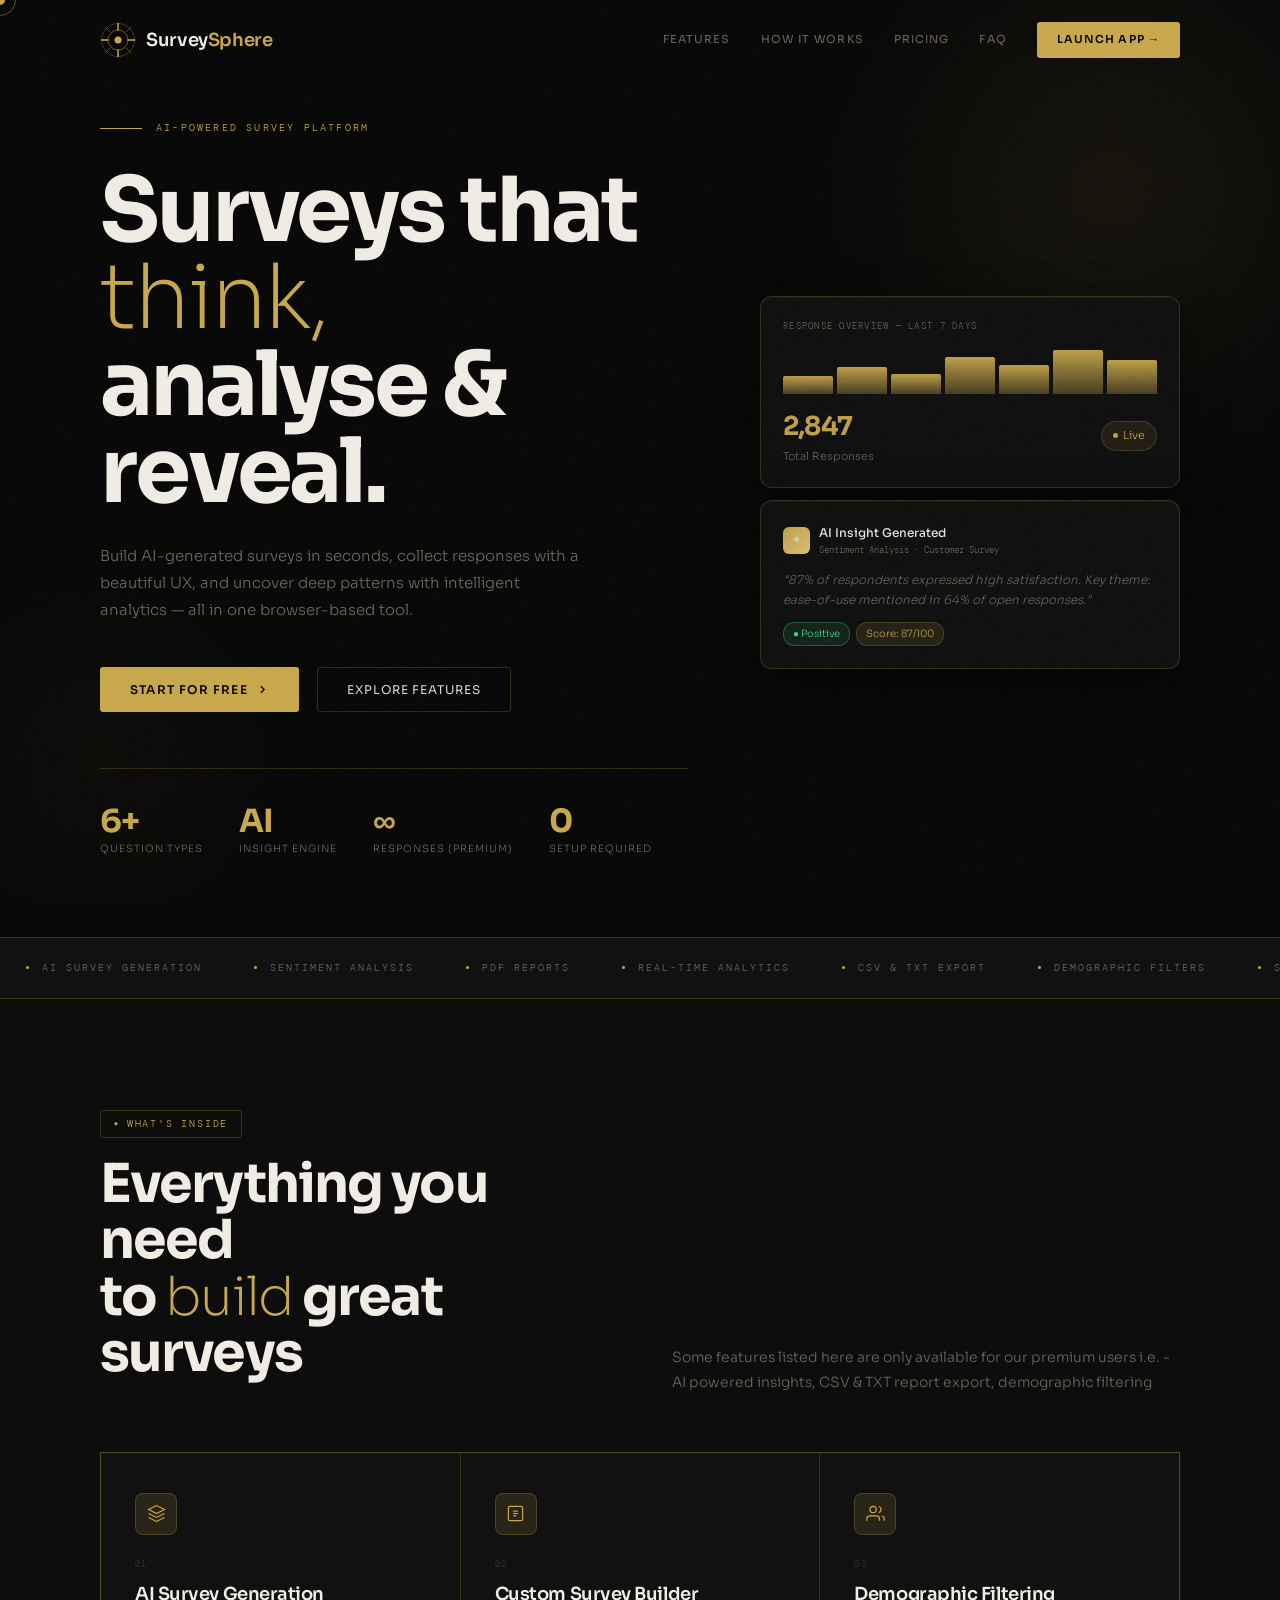
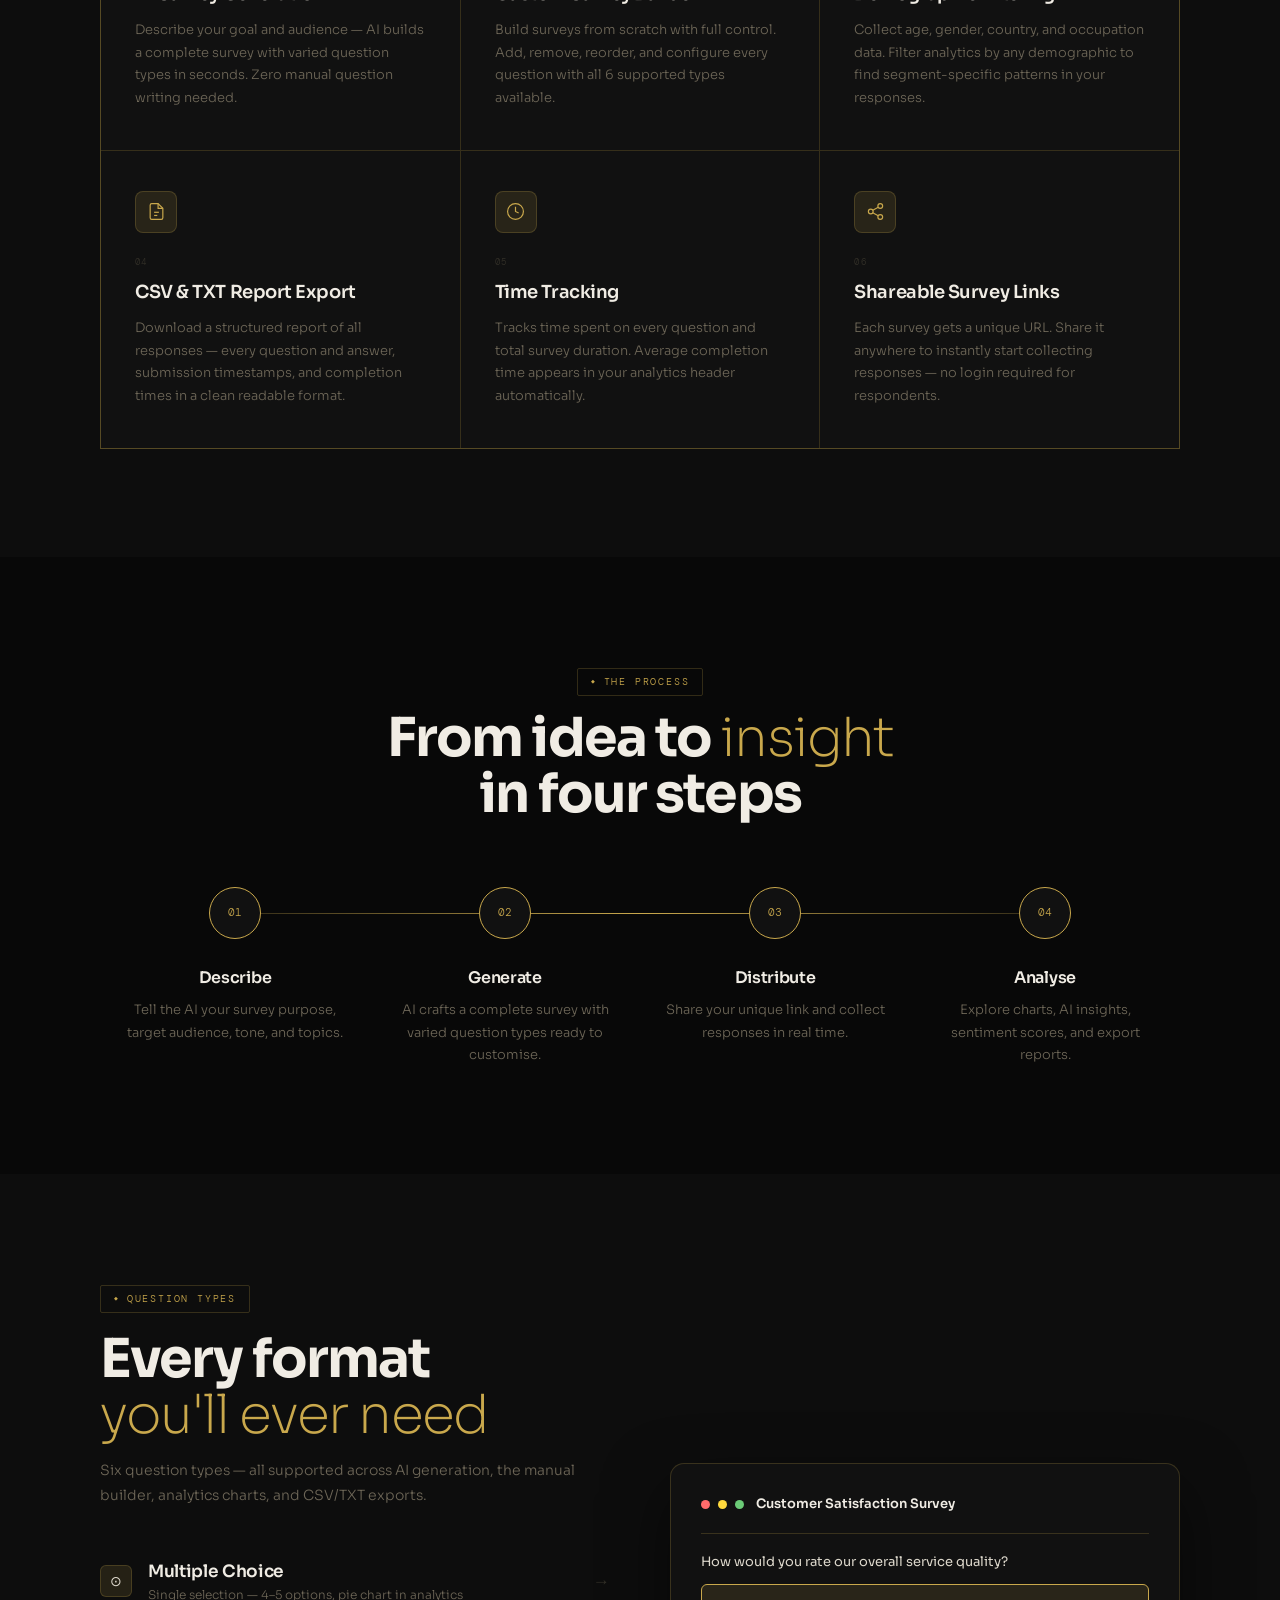
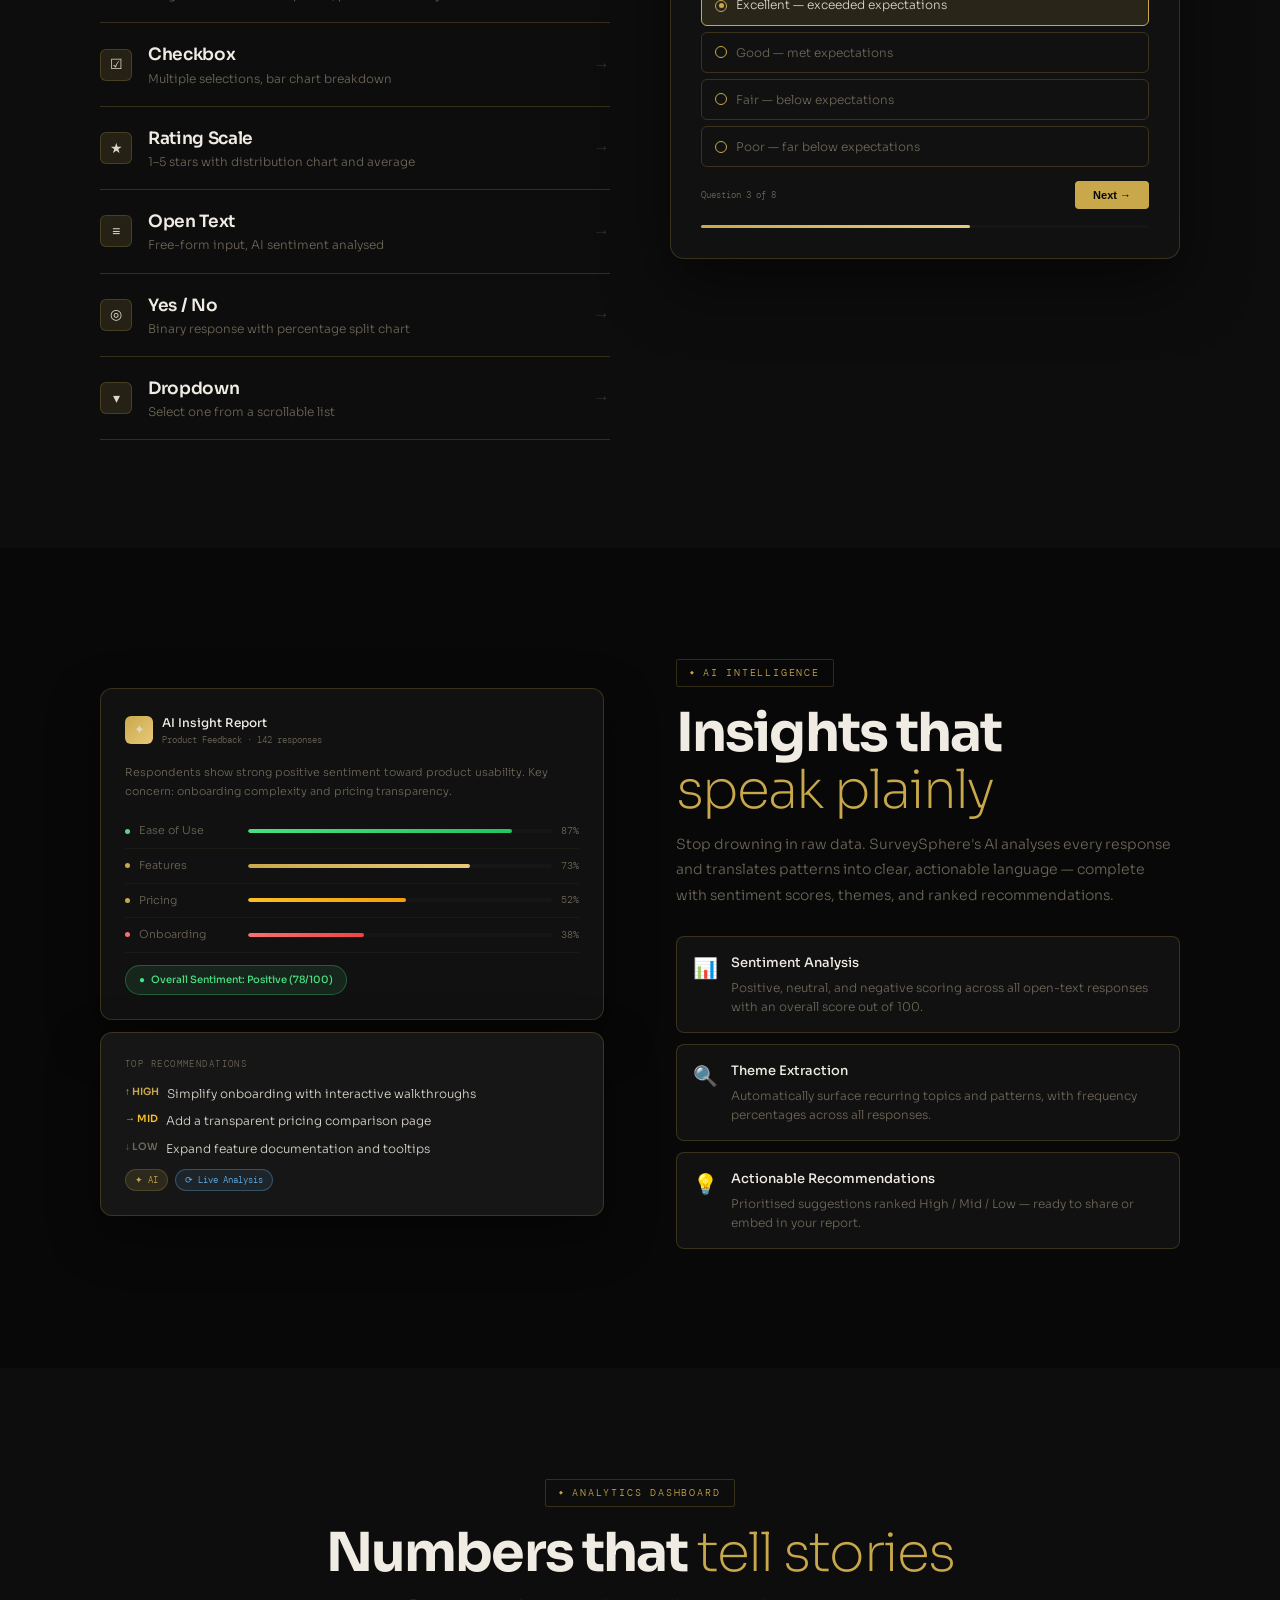
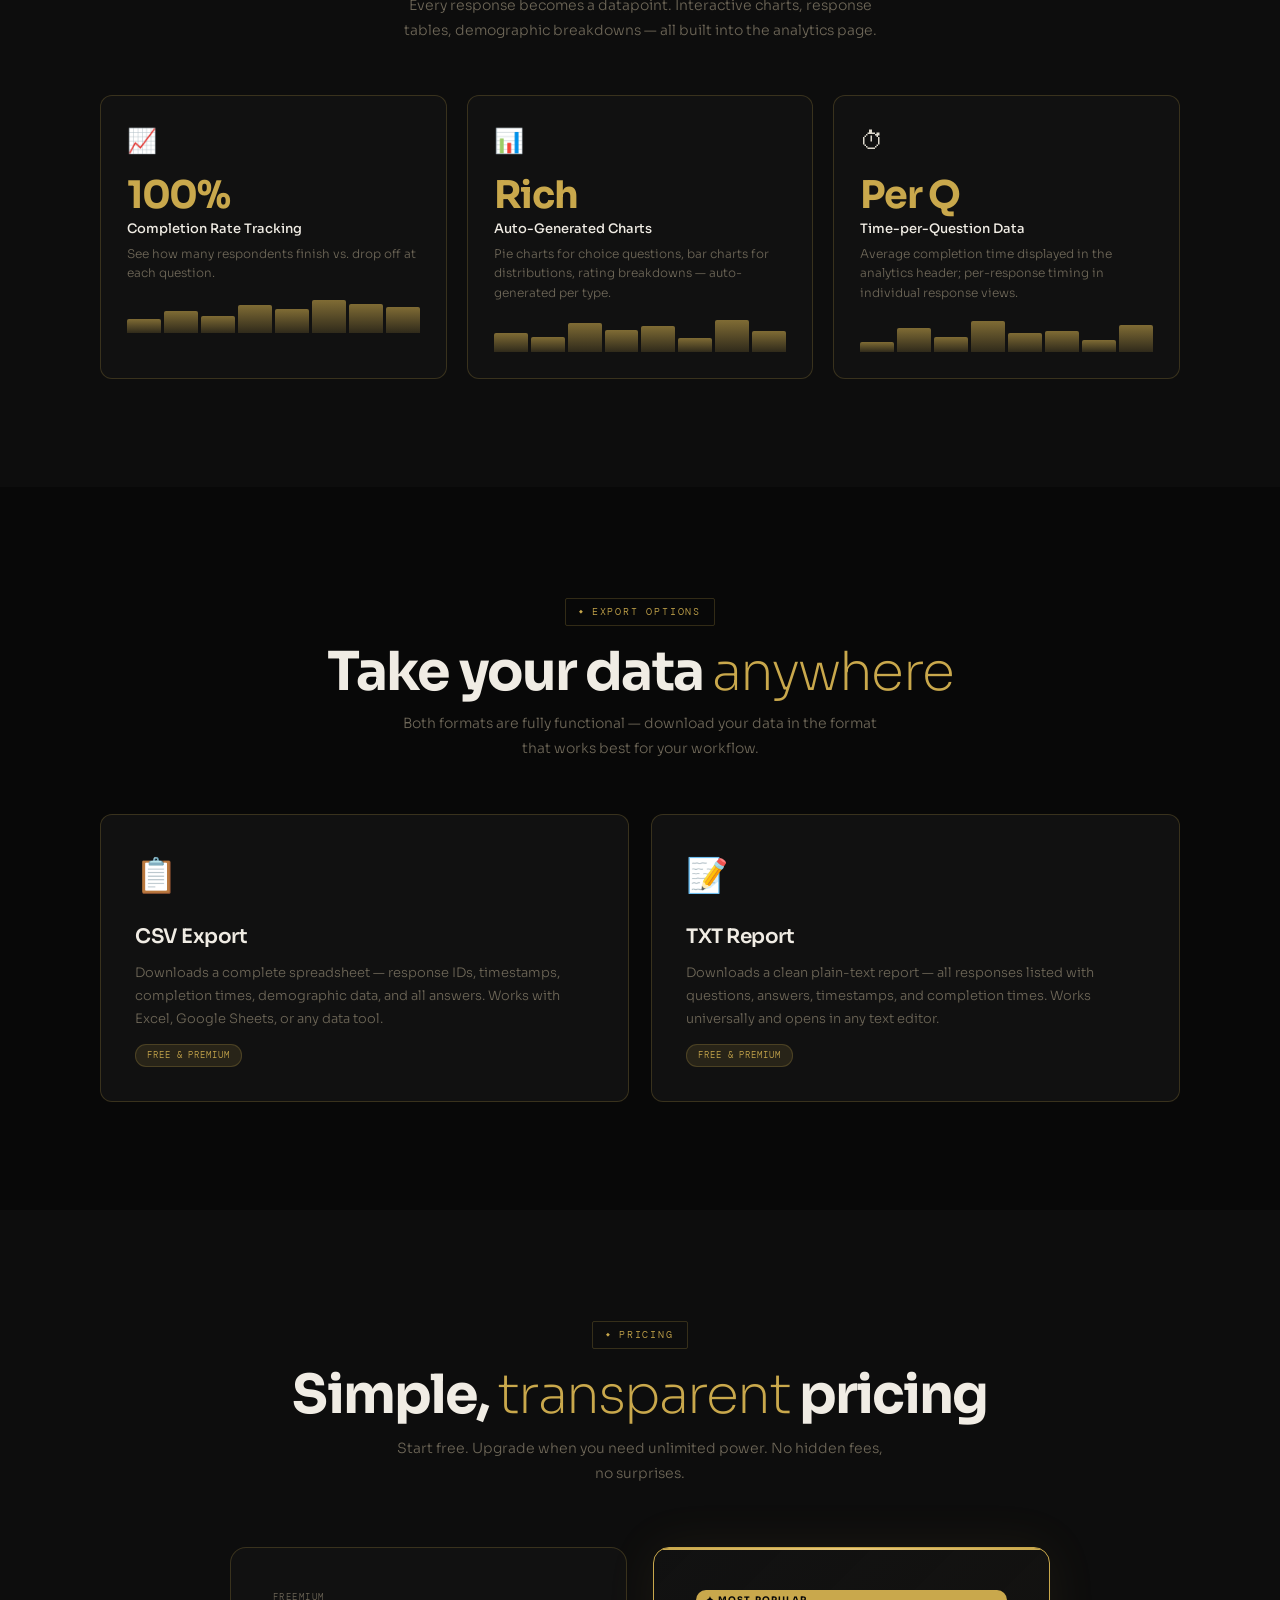
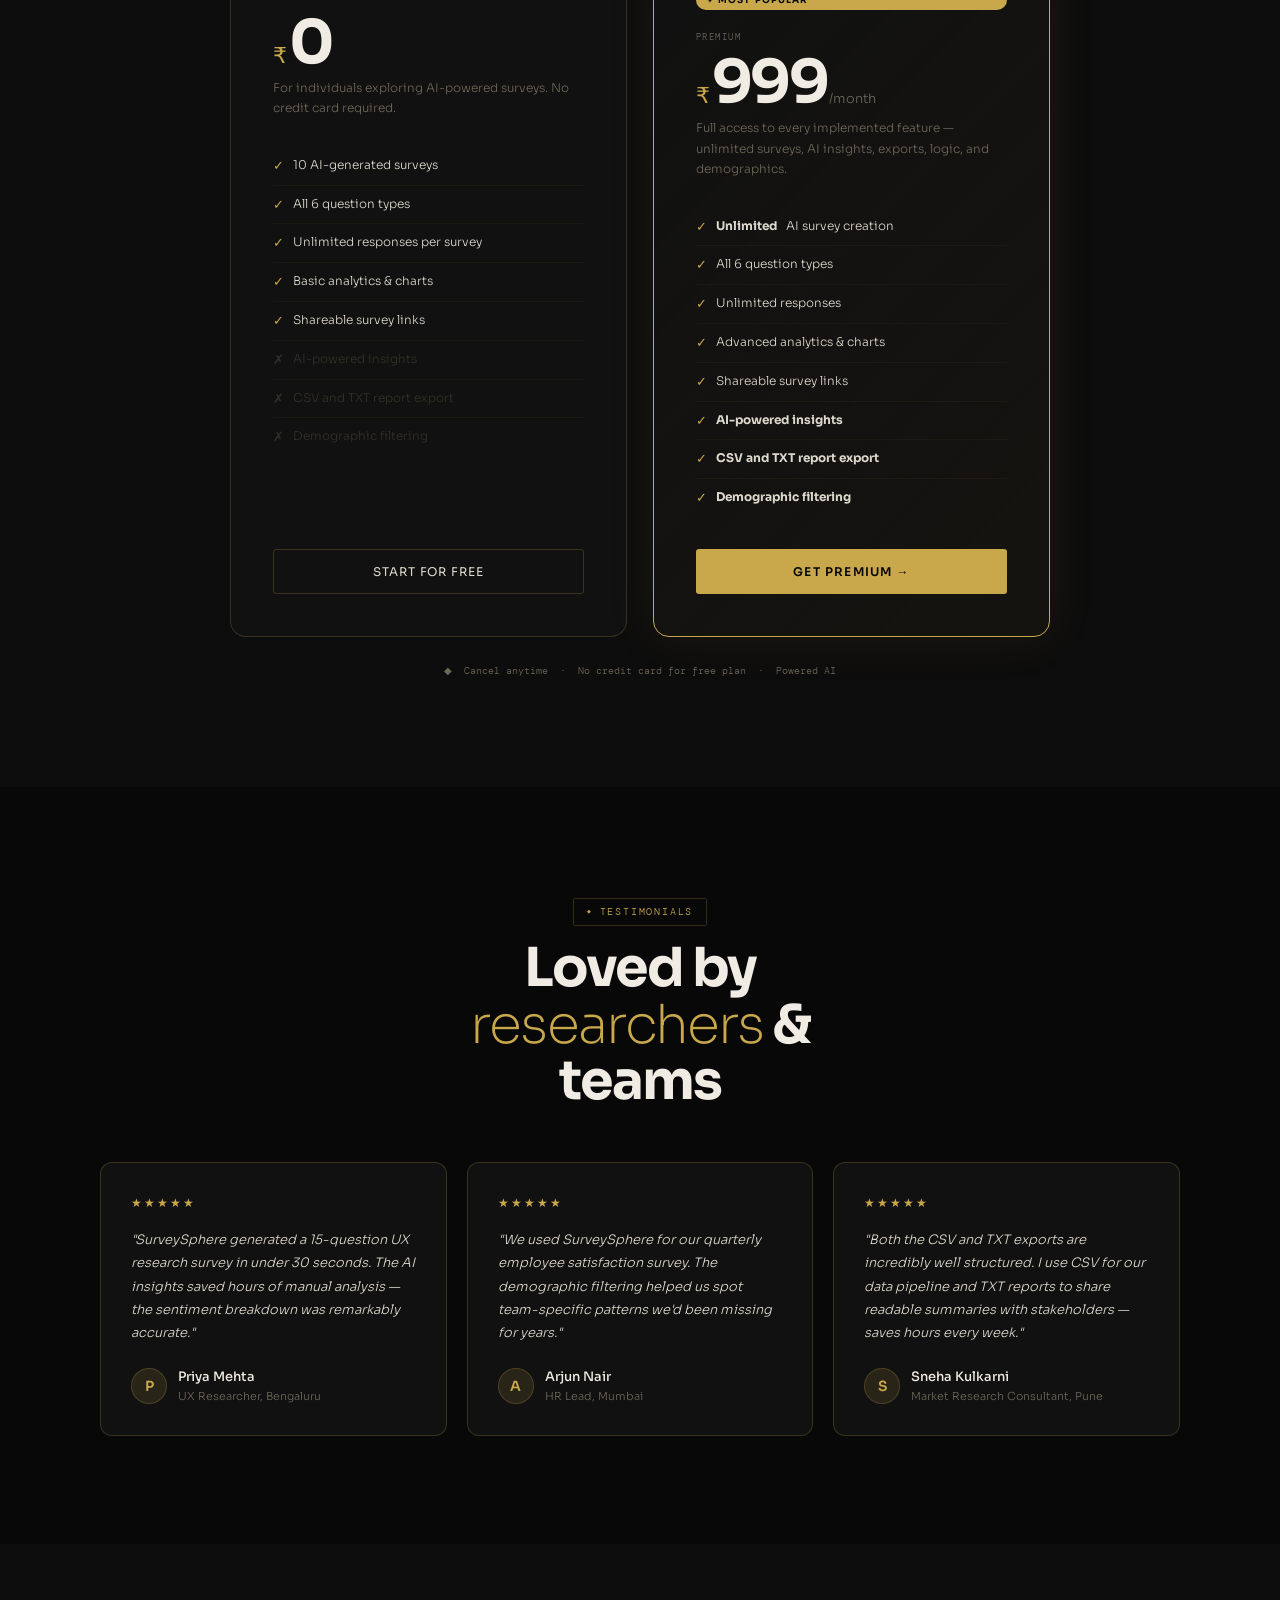
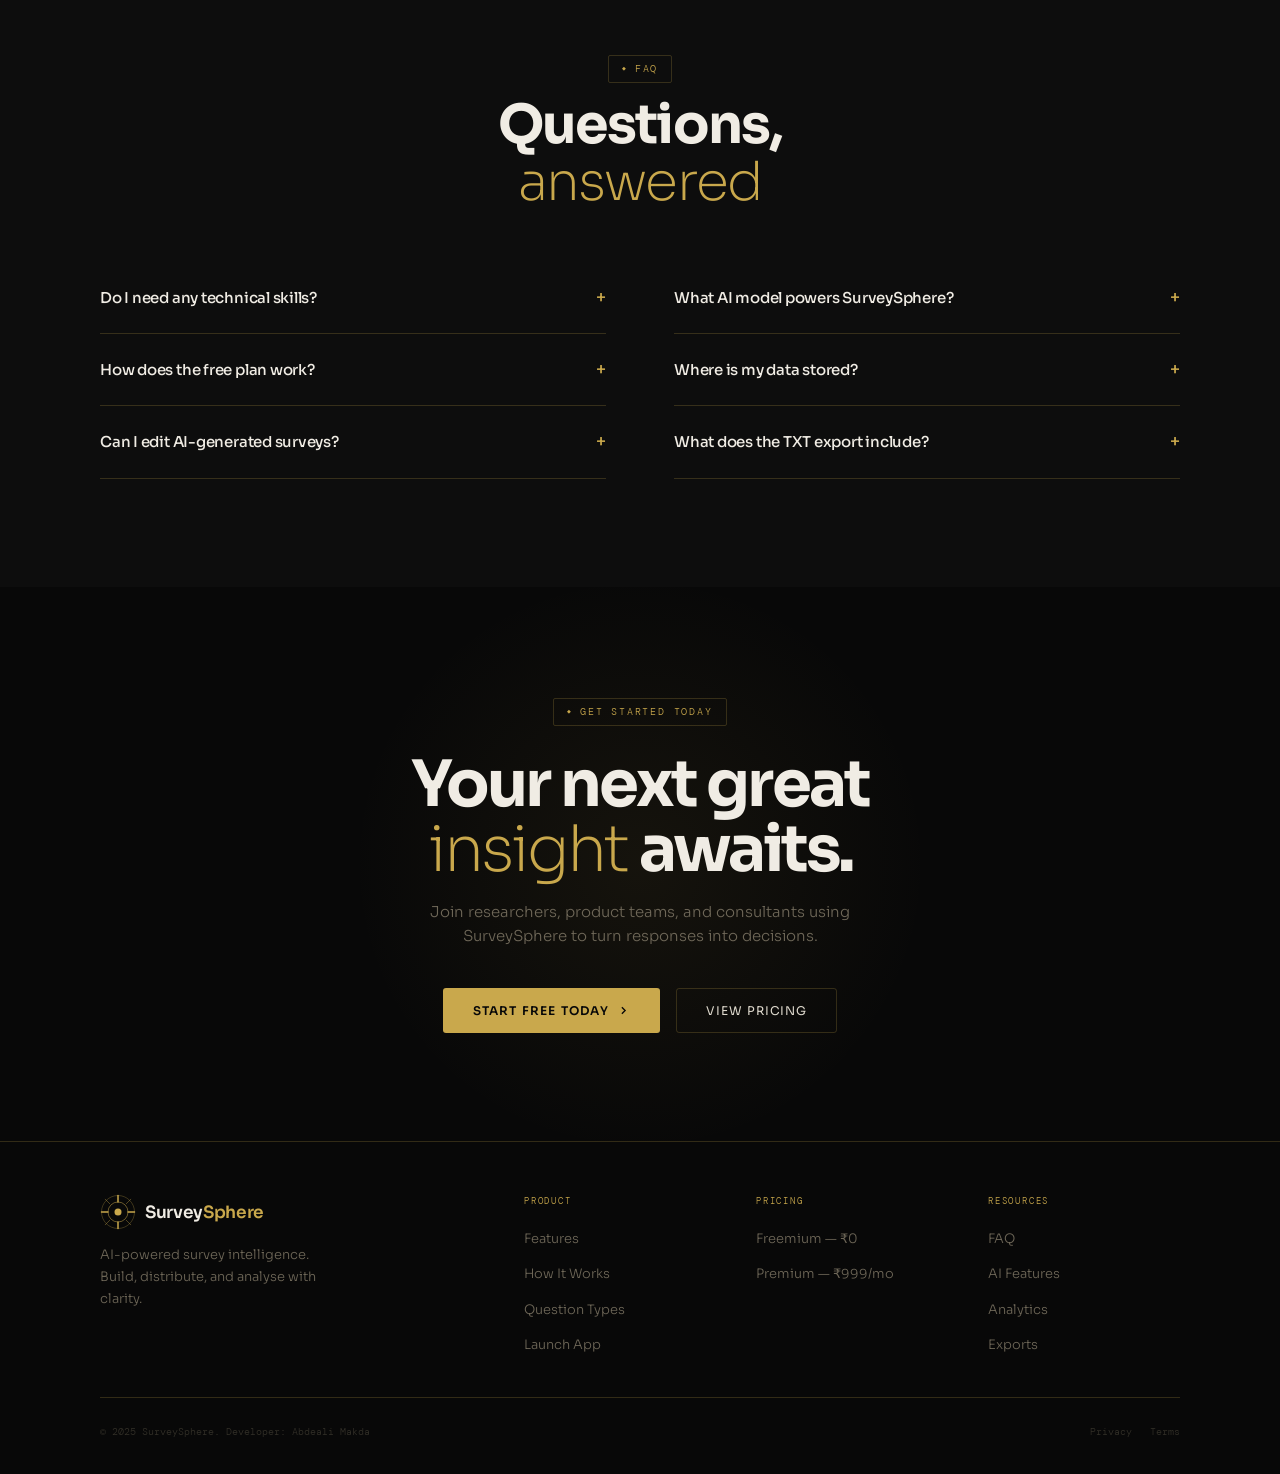
<file: landing.html>
<!DOCTYPE html>
<!--
    ============================================================
    landing.html  —  SurveySphere Marketing Landing Page
    ============================================================
    Standalone marketing page (no JS dependencies from the app).
    Designed to communicate the product's value proposition.

    Includes:
      - Custom cursor (gold dot + ring that follows the mouse)
      - Noise texture overlay for depth
      - Nav bar with logo + CTA button
      - Hero section with animated headline + feature tags
      - Marquee ticker (scrolling feature highlights)
      - Feature grid (6 cards: Builder, AI, Analytics,
        Demographics, Templates, Export)
      - Pricing section (Free + Pro plans)
      - FAQ accordion
      - Footer

    All styles are inline within a <style> block.
    All interactivity is inline <script> at the bottom.
    ============================================================
-->
<html lang="en">
<head>
<meta charset="UTF-8"/>
<meta name="viewport" content="width=device-width, initial-scale=1.0"/>
<title>SurveySphere — AI-Powered Survey Intelligence</title>
<link rel="preconnect" href="https://fonts.googleapis.com"/>
<link rel="preconnect" href="https://fonts.gstatic.com" crossorigin/>
<link href="https://fonts.googleapis.com/css2?family=Sora:wght@200;300;400;500;600;700&family=DM+Mono:wght@300;400;500&display=swap" rel="stylesheet"/>
<style>
*, *::before, *::after { margin: 0; padding: 0; box-sizing: border-box; }
:root {
  --gold: #c9a84c;
  --gold-light: #e8c97a;
  --gold-dim: rgba(201,168,76,0.13);
  --gold-border: rgba(201,168,76,0.22);
  --black: #080808;
  --deep: #0d0d0d;
  --surface: #111111;
  --surface2: #161616;
  --text: #ddd8cc;
  --text-muted: #6e6758;
  --text-subtle: #333028;
  --white: #f0ece4;
  --font: 'Sora', sans-serif;
  --mono: 'DM Mono', monospace;
}
html { scroll-behavior: smooth; }
body { background:var(--black); color:var(--text); font-family:var(--font); font-weight:300; line-height:1.6; overflow-x:hidden; cursor:none; }

/* CURSOR */
#cur { position:fixed; top:0; left:0; width:10px; height:10px; background:var(--gold); border-radius:50%; pointer-events:none; z-index:10000; transform:translate(-50%,-50%); transition:width .25s,height .25s,background .25s; }
#ring { position:fixed; top:0; left:0; width:32px; height:32px; border:1px solid rgba(201,168,76,.45); border-radius:50%; pointer-events:none; z-index:9999; transform:translate(-50%,-50%); transition:width .3s,height .3s,border-color .3s; }
body.ch #cur { width:18px; height:18px; background:var(--gold-light); }
body.ch #ring { width:46px; height:46px; border-color:var(--gold); }
body.cc #cur { transform:translate(-50%,-50%) scale(.6); }
body::before { content:''; position:fixed; inset:0; background-image:url("data:image/svg+xml,%3Csvg viewBox='0 0 256 256' xmlns='http://www.w3.org/2000/svg'%3E%3Cfilter id='n'%3E%3CfeTurbulence type='fractalNoise' baseFrequency='.9' numOctaves='4' stitchTiles='stitch'/%3E%3C/filter%3E%3Crect width='100%25' height='100%25' filter='url(%23n)'/%3E%3C/svg%3E"); opacity:.022; pointer-events:none; z-index:9998; }
::-webkit-scrollbar{width:3px}::-webkit-scrollbar-track{background:var(--black)}::-webkit-scrollbar-thumb{background:var(--gold)}

/* UTILS */
.container { max-width:1160px; margin:0 auto; padding:0 40px; }
.tag { display:inline-flex; align-items:center; gap:7px; font-family:var(--mono); font-size:10px; letter-spacing:.18em; text-transform:uppercase; color:var(--gold); border:1px solid var(--gold-border); padding:5px 13px; border-radius:2px; }
.tag::before { content:'◆'; font-size:5px; }
.reveal { opacity:0; transform:translateY(28px); transition:opacity .75s ease,transform .75s ease; }
.reveal.v { opacity:1; transform:translateY(0); }
.rev-l { opacity:0; transform:translateX(-36px); transition:opacity .75s ease,transform .75s ease; }
.rev-l.v { opacity:1; transform:translateX(0); }
.rev-r { opacity:0; transform:translateX(36px); transition:opacity .75s ease,transform .75s ease; }
.rev-r.v { opacity:1; transform:translateX(0); }
.d1{transition-delay:.1s}.d2{transition-delay:.2s}.d3{transition-delay:.3s}.d4{transition-delay:.4s}.d5{transition-delay:.5s}

/* LOGO — single SVG used everywhere */
.logo-svg { width:36px; height:36px; flex-shrink:0; }

/* NAV */
nav { position:fixed; top:0; left:0; right:0; z-index:1000; padding:22px 0; transition:padding .4s,background .4s,border-color .4s; border-bottom:1px solid transparent; }
nav.sc { padding:14px 0; background:rgba(8,8,8,.93); backdrop-filter:blur(18px); border-bottom-color:var(--gold-border); }
.nav-in { display:flex; align-items:center; justify-content:space-between; }
.nav-logo { display:flex; align-items:center; gap:10px; text-decoration:none; }
.nav-brand { font-size:18px; font-weight:600; color:var(--white); letter-spacing:-.02em; }
.nav-brand .gold-part { color:var(--gold); }
.nav-links { display:flex; align-items:center; gap:30px; }
.nav-links a { font-size:11px; font-weight:400; letter-spacing:.1em; text-transform:uppercase; color:var(--text-muted); text-decoration:none; transition:color .3s; position:relative; }
.nav-links a::after { content:''; position:absolute; bottom:-3px; left:0; width:0; height:1px; background:var(--gold); transition:width .3s; }
.nav-links a:hover { color:var(--gold); }
.nav-links a:hover::after { width:100%; }
.nav-cta { font-size:11px!important; font-weight:600!important; color:var(--black)!important; background:var(--gold); padding:9px 20px; border-radius:3px; transition:background .3s,transform .2s!important; }
.nav-cta:hover { background:var(--gold-light)!important; transform:translateY(-1px); }
.nav-cta::after { display:none!important; }

/* BTNs */
.btn-p { display:inline-flex; align-items:center; gap:8px; background:var(--gold); color:var(--black); font-family:var(--font); font-size:12px; font-weight:600; letter-spacing:.1em; text-transform:uppercase; padding:13px 30px; border-radius:3px; text-decoration:none; border:none; cursor:none; transition:background .3s,transform .2s,box-shadow .3s; position:relative; overflow:hidden; }
.btn-p::before { content:''; position:absolute; inset:0; background:linear-gradient(135deg,transparent 40%,rgba(255,255,255,.15) 50%,transparent 60%); transform:translateX(-100%); transition:transform .5s; }
.btn-p:hover::before { transform:translateX(100%); }
.btn-p:hover { background:var(--gold-light); transform:translateY(-2px); box-shadow:0 10px 34px rgba(201,168,76,.27); }
.btn-g { display:inline-flex; align-items:center; gap:8px; background:transparent; color:var(--text); font-family:var(--font); font-size:12px; font-weight:400; letter-spacing:.08em; text-transform:uppercase; padding:12px 29px; border-radius:3px; text-decoration:none; border:1px solid var(--gold-border); cursor:none; transition:border-color .3s,color .3s,background .3s; }
.btn-g:hover { border-color:var(--gold); color:var(--gold); background:var(--gold-dim); }

/* HERO */
#hero { min-height:100vh; display:flex; align-items:center; padding:120px 0 80px; position:relative; overflow:hidden; }
.orb { position:absolute; border-radius:50%; filter:blur(80px); pointer-events:none; }
.orb1 { width:540px; height:540px; background:radial-gradient(circle,rgba(201,168,76,.11) 0%,transparent 70%); top:-80px; right:-100px; animation:fO 13s ease-in-out infinite; }
.orb2 { width:360px; height:360px; background:radial-gradient(circle,rgba(201,168,76,.06) 0%,transparent 70%); bottom:0; left:-80px; animation:fO 17s ease-in-out infinite reverse; }
.hgrid { position:absolute; inset:0; background-image:linear-gradient(rgba(201,168,76,.034) 1px,transparent 1px),linear-gradient(90deg,rgba(201,168,76,.034) 1px,transparent 1px); background-size:72px 72px; mask-image:radial-gradient(ellipse at center,rgba(0,0,0,.4) 0%,transparent 70%); }
@keyframes fO { 0%,100%{transform:translateY(0)}50%{transform:translateY(-34px)} }
@keyframes fUp { from{opacity:0;transform:translateY(26px)}to{opacity:1;transform:translateY(0)} }
@keyframes fRight { from{opacity:0;transform:translateX(26px)}to{opacity:.95;transform:translateX(0)} }

.hw { display:grid; grid-template-columns:1fr 420px; gap:72px; align-items:center; position:relative; z-index:1; width:100%; }
.h-ey { display:flex; align-items:center; gap:14px; margin-bottom:32px; opacity:0; animation:fUp .8s ease forwards .2s; }
.h-ey-line { width:42px; height:1px; background:var(--gold); }
.h-ey-t { font-family:var(--mono); font-size:10px; letter-spacing:.22em; text-transform:uppercase; color:var(--gold); }
.h-title { font-size:clamp(46px,7vw,90px); font-weight:700; line-height:.97; letter-spacing:-.035em; color:var(--white); margin-bottom:26px; opacity:0; animation:fUp .8s ease forwards .4s; }
.h-title .acc { color:var(--gold); font-weight:200; display:block; }
.h-sub { font-size:15px; font-weight:300; color:var(--text-muted); max-width:480px; line-height:1.8; margin-bottom:44px; opacity:0; animation:fUp .8s ease forwards .6s; }
.h-acts { display:flex; align-items:center; gap:18px; flex-wrap:wrap; opacity:0; animation:fUp .8s ease forwards .8s; }
.h-stats { display:flex; gap:36px; margin-top:56px; padding-top:36px; border-top:1px solid var(--gold-border); opacity:0; animation:fUp .8s ease forwards 1s; flex-wrap:wrap; }
.hs-num { font-size:32px; font-weight:700; color:var(--gold); line-height:1; letter-spacing:-.03em; }
.hs-label { font-size:10px; letter-spacing:.1em; text-transform:uppercase; color:var(--text-muted); margin-top:4px; }

/* HERO CARDS */
.hcards { opacity:0; animation:fRight .9s ease forwards .9s; }
.hc { background:var(--surface); border:1px solid var(--gold-border); border-radius:12px; padding:22px; margin-bottom:12px; box-shadow:0 18px 52px rgba(0,0,0,.5),inset 0 1px 0 rgba(201,168,76,.07); }
.hc-lbl { font-family:var(--mono); font-size:9px; letter-spacing:.14em; text-transform:uppercase; color:var(--text-muted); margin-bottom:13px; }
.hc-chart { display:flex; gap:4px; align-items:flex-end; height:48px; }
.cb { flex:1; border-radius:2px 2px 0 0; background:linear-gradient(180deg,var(--gold),rgba(201,168,76,.32)); animation:bG 1.4s ease forwards; transform-origin:bottom; }
@keyframes bG { from{transform:scaleY(0)}to{transform:scaleY(1)} }
.hc-row { display:flex; justify-content:space-between; align-items:center; margin-top:12px; }
.hc-val { font-size:26px; font-weight:700; color:var(--gold); letter-spacing:-.03em; }
.hc-s { font-size:11px; color:var(--text-muted); }
.lpill { display:inline-flex; align-items:center; gap:5px; background:rgba(201,168,76,.1); border:1px solid var(--gold-border); border-radius:20px; padding:5px 11px; font-size:11px; color:var(--gold); }
.ldot { width:5px; height:5px; background:var(--gold); border-radius:50%; animation:pulse 2s ease infinite; }
@keyframes pulse { 0%,100%{transform:scale(1);opacity:1}50%{transform:scale(1.5);opacity:.5} }
.hc-ai-h { display:flex; align-items:center; gap:9px; margin-bottom:13px; }
.spark { width:27px; height:27px; background:linear-gradient(135deg,var(--gold),var(--gold-light)); border-radius:6px; display:flex; align-items:center; justify-content:center; font-size:13px; }
.hc-at { font-size:12px; font-weight:500; color:var(--white); }
.hc-as { font-family:var(--mono); font-size:9px; color:var(--text-muted); }
.hc-q { font-size:12px; color:var(--text-muted); line-height:1.7; font-style:italic; }
.hc-tags { display:flex; gap:6px; margin-top:11px; }
.hct { padding:3px 9px; border-radius:11px; font-size:10px; }
.hct-g { background:rgba(74,222,128,.1); border:1px solid rgba(74,222,128,.3); color:#4ade80; }
.hct-y { background:var(--gold-dim); border:1px solid var(--gold-border); color:var(--gold); }

/* MARQUEE */
.mq { overflow:hidden; padding:22px 0; border-top:1px solid var(--gold-border); border-bottom:1px solid var(--gold-border); background:var(--surface); }
.mq-t { display:flex; animation:mq 22s linear infinite; white-space:nowrap; }
.mqi { display:inline-flex; align-items:center; gap:13px; padding:0 26px; font-family:var(--mono); font-size:10px; letter-spacing:.2em; text-transform:uppercase; color:var(--text-muted); }
.mqd { width:3px; height:3px; background:var(--gold); border-radius:50%; }
@keyframes mq { from{transform:translateX(0)}to{transform:translateX(-50%)} }

/* SECTION */
section { padding:108px 0; }
.st { font-size:clamp(32px,4.2vw,56px); font-weight:700; line-height:1.05; letter-spacing:-.035em; color:var(--white); margin-bottom:14px; }
.st em { font-style:normal; color:var(--gold); font-weight:200; }
.sd { font-size:14px; font-weight:300; color:var(--text-muted); max-width:500px; line-height:1.8; }

/* FEATURES — 6 cards, 3×2, no empty cell */
#features { background:var(--deep); }
.feat-hdr { display:grid; grid-template-columns:1fr 1fr; gap:64px; align-items:end; margin-bottom:56px; }
.feat-grid { display:grid; grid-template-columns:repeat(3,1fr); gap:1px; background:var(--gold-border); border:1px solid var(--gold-border); }
.fc { background:var(--surface); padding:40px 34px; transition:background .3s; position:relative; overflow:hidden; }
.fc::before { content:''; position:absolute; top:0; left:0; right:0; height:2px; background:linear-gradient(90deg,transparent,var(--gold),transparent); transform:scaleX(0); transition:transform .4s; }
.fc:hover { background:var(--surface2); }
.fc:hover::before { transform:scaleX(1); }
.fc-icon { width:42px; height:42px; margin-bottom:22px; background:var(--gold-dim); border:1px solid var(--gold-border); border-radius:8px; display:flex; align-items:center; justify-content:center; color:var(--gold); transition:background .3s,border-color .3s; }
.fc:hover .fc-icon { background:rgba(201,168,76,.2); border-color:var(--gold); }
.fc-num { font-family:var(--mono); font-size:9px; letter-spacing:.16em; color:var(--text-subtle); margin-bottom:9px; }
.fc-title { font-size:18px; font-weight:600; letter-spacing:-.025em; color:var(--white); margin-bottom:10px; }
.fc-desc { font-size:13px; font-weight:300; color:var(--text-muted); line-height:1.75; }

/* HOW */
#how { background:var(--black); }
.steps { display:grid; grid-template-columns:repeat(4,1fr); margin-top:64px; position:relative; }
.steps::before { content:''; position:absolute; top:26px; left:12.5%; right:12.5%; height:1px; background:linear-gradient(90deg,var(--gold-border),var(--gold),var(--gold-border)); }
.step { padding:0 18px; text-align:center; }
.snw { display:flex; justify-content:center; margin-bottom:26px; position:relative; z-index:1; }
.sn { width:52px; height:52px; border-radius:50%; background:var(--surface); border:1px solid var(--gold); display:flex; align-items:center; justify-content:center; font-family:var(--mono); font-size:11px; color:var(--gold); transition:background .3s,box-shadow .3s; }
.step:hover .sn { background:var(--gold); color:var(--black); box-shadow:0 0 26px rgba(201,168,76,.4); }
.s-t { font-size:16px; font-weight:600; letter-spacing:-.02em; color:var(--white); margin-bottom:9px; }
.s-d { font-size:13px; font-weight:300; color:var(--text-muted); line-height:1.7; }

/* QUESTION TYPES */
#types { background:var(--deep); }
.tg { display:grid; grid-template-columns:1fr 1fr; gap:60px; align-items:center; }
.tlist { display:flex; flex-direction:column; }
.ti { display:flex; align-items:center; gap:16px; padding:18px 0; border-bottom:1px solid var(--gold-border); cursor:none; transition:padding-left .3s; }
.ti:hover { padding-left:8px; }
.ti-b { width:32px; height:32px; border-radius:6px; flex-shrink:0; background:var(--gold-dim); border:1px solid var(--gold-border); display:flex; align-items:center; justify-content:center; font-size:14px; }
.ti-n { font-size:17px; font-weight:600; letter-spacing:-.02em; color:var(--white); }
.ti-s { font-size:12px; font-weight:300; color:var(--text-muted); }
.ti-a { margin-left:auto; color:var(--text-subtle); transition:color .3s,transform .3s; font-size:17px; }
.ti:hover .ti-a { color:var(--gold); transform:translateX(4px); }
.mock { background:var(--surface); border:1px solid var(--gold-border); border-radius:14px; padding:30px; box-shadow:0 26px 64px rgba(0,0,0,.5); }
.mh { display:flex; align-items:center; gap:8px; margin-bottom:18px; padding-bottom:18px; border-bottom:1px solid var(--gold-border); }
.md { width:9px; height:9px; border-radius:50%; }
.mt-title { font-size:13px; font-weight:600; color:var(--white); margin-left:4px; }
.mq-t2 { font-size:13px; color:var(--text); margin-bottom:12px; font-weight:400; }
.mo { display:flex; align-items:center; gap:9px; padding:10px 13px; border-radius:6px; margin-bottom:6px; border:1px solid var(--gold-border); font-size:12px; color:var(--text-muted); transition:all .3s; }
.mo.ac { border-color:var(--gold); background:var(--gold-dim); color:var(--text); }
.mr { width:12px; height:12px; border-radius:50%; border:1.5px solid var(--gold); flex-shrink:0; display:flex; align-items:center; justify-content:center; }
.mr.ck::after { content:''; width:5px; height:5px; background:var(--gold); border-radius:50%; }
.mft { display:flex; justify-content:space-between; align-items:center; margin-top:14px; }
.mp { font-family:var(--mono); font-size:9px; color:var(--text-muted); }
.mn { background:var(--gold); color:var(--black); border:none; padding:8px 18px; border-radius:4px; font-size:11px; font-weight:600; cursor:none; }
.mbar { height:3px; background:var(--surface2); border-radius:2px; margin-top:16px; }
.mfill { height:100%; width:60%; background:linear-gradient(90deg,var(--gold),var(--gold-light)); border-radius:2px; animation:pA 3s ease-in-out infinite; }
@keyframes pA { 0%,100%{width:36%}50%{width:76%} }

/* AI */
#ai { background:var(--black); }
.aig { display:grid; grid-template-columns:1fr 1fr; gap:72px; align-items:center; }
.aic { background:var(--surface); border:1px solid var(--gold-border); border-radius:12px; padding:24px; box-shadow:0 18px 52px rgba(0,0,0,.42); margin-bottom:12px; }
.aich { display:flex; align-items:center; gap:9px; margin-bottom:16px; }
.spk { width:28px; height:28px; background:linear-gradient(135deg,var(--gold),var(--gold-light)); border-radius:6px; display:flex; align-items:center; justify-content:center; font-size:13px; }
.act { font-size:12px; font-weight:500; color:var(--white); }
.acs { font-family:var(--mono); font-size:9px; color:var(--text-muted); }
.ir { display:flex; align-items:center; gap:9px; padding:8px 0; border-bottom:1px solid rgba(201,168,76,.06); font-size:11px; color:var(--text-muted); }
.ir:last-of-type { border-bottom:none; }
.id { width:5px; height:5px; border-radius:50%; flex-shrink:0; }
.id.p{background:#4ade80}.id.n{background:var(--gold)}.id.r{background:#f87171}
.ib { flex:1; height:4px; background:var(--surface2); border-radius:2px; overflow:hidden; }
.if { height:100%; border-radius:2px; animation:iG 2s ease forwards; }
@keyframes iG { from{width:0} }
.sb { display:inline-flex; align-items:center; gap:6px; padding:6px 13px; border-radius:18px; font-size:10px; font-weight:500; background:rgba(74,222,128,.1); border:1px solid rgba(74,222,128,.3); color:#4ade80; margin-top:12px; }
.ab-row { display:flex; gap:7px; margin-top:11px; flex-wrap:wrap; }
.ab { padding:3px 9px; border-radius:11px; font-family:var(--mono); font-size:9px; }
.ab-y { background:var(--gold-dim); border:1px solid var(--gold-border); color:var(--gold); }
.ab-b { background:rgba(99,179,237,.1); border:1px solid rgba(99,179,237,.3); color:#63b3ed; }
.afr { display:flex; gap:13px; align-items:flex-start; padding:16px; background:var(--surface); border:1px solid var(--gold-border); border-radius:8px; margin-bottom:11px; }
.afe { font-size:20px; flex-shrink:0; }
.aft { font-size:13px; font-weight:500; color:var(--white); margin-bottom:4px; }
.afd { font-size:12px; font-weight:300; color:var(--text-muted); }

/* ANALYTICS */
#analytics { background:var(--deep); }
.ang { display:grid; grid-template-columns:repeat(3,1fr); gap:20px; margin-top:52px; }
.anc { background:var(--surface); border:1px solid var(--gold-border); border-radius:12px; padding:26px; position:relative; overflow:hidden; transition:transform .3s,box-shadow .3s; }
.anc::after { content:''; position:absolute; bottom:0; left:0; right:0; height:2px; background:linear-gradient(90deg,var(--gold),var(--gold-light)); transform:scaleX(0); transform-origin:left; transition:transform .4s; }
.anc:hover { transform:translateY(-4px); box-shadow:0 16px 48px rgba(0,0,0,.38); }
.anc:hover::after { transform:scaleX(1); }
.an-ico { font-size:24px; margin-bottom:16px; }
.an-num { font-size:38px; font-weight:700; color:var(--gold); line-height:1; margin-bottom:5px; letter-spacing:-.035em; }
.an-lbl { font-size:13px; font-weight:500; color:var(--white); margin-bottom:4px; }
.an-sub { font-size:12px; font-weight:300; color:var(--text-muted); }
.mc { display:flex; gap:3px; align-items:flex-end; height:34px; margin-top:16px; }
.mb { flex:1; border-radius:2px 2px 0 0; background:linear-gradient(180deg,var(--gold),rgba(201,168,76,.28)); opacity:.6; min-height:3px; }

/* EXPORT */
#export { background:var(--black); }
.exg { display:grid; grid-template-columns:1fr 1fr; gap:22px; margin-top:52px; }
.exc { background:var(--surface); border:1px solid var(--gold-border); border-radius:12px; padding:34px; transition:border-color .3s,transform .3s; }
.exc:hover { border-color:var(--gold); transform:translateY(-3px); }
.ex-ico { font-size:34px; margin-bottom:18px; }
.ex-t { font-size:20px; font-weight:600; letter-spacing:-.025em; color:var(--white); margin-bottom:9px; }
.ex-d { font-size:13px; font-weight:300; color:var(--text-muted); line-height:1.75; }
.ex-tag { display:inline-block; margin-top:14px; padding:3px 11px; background:var(--gold-dim); border:1px solid var(--gold-border); border-radius:11px; font-family:var(--mono); font-size:9px; color:var(--gold); letter-spacing:.1em; }

/* PRICING */
#pricing { background:var(--deep); }
.prh { text-align:center; margin-bottom:60px; }
.prg { display:grid; grid-template-columns:1fr 1fr; gap:26px; max-width:820px; margin:0 auto; }
.prc { background:var(--surface); border:1px solid var(--gold-border); border-radius:16px; padding:42px; position:relative; overflow:hidden; transition:transform .3s,box-shadow .3s; display:flex; flex-direction:column; }
.prc:hover { transform:translateY(-5px); box-shadow:0 24px 64px rgba(0,0,0,.42); }
.prc.ft { border-color:var(--gold); background:linear-gradient(135deg,var(--surface) 0%,rgba(201,168,76,.04) 100%); box-shadow:0 0 52px rgba(201,168,76,.08); }
.prc.ft::before { content:''; position:absolute; top:0; left:0; right:0; height:2px; background:linear-gradient(90deg,var(--gold),var(--gold-light),var(--gold)); }
.pr-badge { display:inline-flex; align-items:center; gap:5px; background:var(--gold); color:var(--black); font-size:9px; font-weight:700; letter-spacing:.12em; text-transform:uppercase; padding:3px 10px; border-radius:20px; margin-bottom:20px; }
.pr-plan { font-family:var(--mono); font-size:9px; letter-spacing:.16em; text-transform:uppercase; color:var(--text-muted); margin-bottom:9px; }
.pr-price { display:flex; align-items:baseline; gap:2px; margin-bottom:5px; }
.pr-c { font-size:22px; font-weight:300; color:var(--gold); }
.pr-a { font-size:60px; font-weight:700; color:var(--white); line-height:1; letter-spacing:-.045em; }
.pr-p { font-size:13px; color:var(--text-muted); font-weight:300; }
.pr-d { font-size:12px; font-weight:300; color:var(--text-muted); margin-bottom:28px; line-height:1.7; }
.prl { list-style:none; margin-bottom:32px; flex:1; }
.prl li { display:flex; align-items:flex-start; gap:9px; font-size:12px; font-weight:300; color:var(--text); padding:8px 0; border-bottom:1px solid rgba(201,168,76,.05); }
.prl li:last-child { border-bottom:none; }
.ck { color:var(--gold); font-size:13px; flex-shrink:0; margin-top:1px; }
.cx { color:var(--text-subtle); font-size:13px; flex-shrink:0; margin-top:1px; }
.prc .btn-p,.prc .btn-g { width:100%; justify-content:center; }
.pr-note { text-align:center; margin-top:26px; font-family:var(--mono); font-size:10px; color:var(--text-muted); }

/* TESTIMONIALS */
#testimonials { background:var(--black); }
.testg { display:grid; grid-template-columns:repeat(3,1fr); gap:20px; margin-top:52px; }
.testc { background:var(--surface); border:1px solid var(--gold-border); border-radius:12px; padding:30px; transition:border-color .3s,transform .3s; }
.testc:hover { border-color:var(--gold); transform:translateY(-3px); }
.stars { display:flex; gap:2px; margin-bottom:16px; }
.star { color:var(--gold); font-size:12px; }
.test-t { font-size:13px; font-weight:300; color:var(--text); line-height:1.8; margin-bottom:22px; font-style:italic; }
.test-a { display:flex; align-items:center; gap:11px; }
.ta-av { width:36px; height:36px; border-radius:50%; background:var(--gold-dim); border:1px solid var(--gold-border); display:flex; align-items:center; justify-content:center; font-size:14px; font-weight:600; color:var(--gold); flex-shrink:0; }
.ta-n { font-size:13px; font-weight:500; color:var(--white); }
.ta-r { font-size:11px; font-weight:300; color:var(--text-muted); }

/* FAQ */
#faq { background:var(--deep); }
.faqg { display:grid; grid-template-columns:1fr 1fr; gap:0 68px; margin-top:52px; }
.fi { border-bottom:1px solid var(--gold-border); padding:22px 0; cursor:none; }
.fq { display:flex; align-items:center; justify-content:space-between; font-size:15px; font-weight:500; letter-spacing:-.015em; color:var(--white); transition:color .3s; }
.fi:hover .fq { color:var(--gold); }
.fqic { font-size:17px; color:var(--gold); transition:transform .3s; flex-shrink:0; }
.fa { font-size:13px; font-weight:300; color:var(--text-muted); line-height:1.8; max-height:0; overflow:hidden; transition:max-height .4s ease,margin-top .3s; }
.fi.op .fa { max-height:200px; margin-top:12px; }
.fi.op .fqic { transform:rotate(45deg); }

/* CTA */
#cta { background:var(--black); text-align:center; position:relative; overflow:hidden; }
#cta::before { content:''; position:absolute; top:50%; left:50%; transform:translate(-50%,-50%); width:680px; height:680px; border-radius:50%; background:radial-gradient(circle,rgba(201,168,76,.07) 0%,transparent 60%); pointer-events:none; }
.cta-in { position:relative; z-index:1; }
.cta-t { font-size:clamp(38px,5vw,76px); font-weight:700; letter-spacing:-.045em; color:var(--white); margin-bottom:18px; line-height:1.02; }
.cta-t em { font-style:normal; color:var(--gold); font-weight:200; }
.cta-s { font-size:15px; font-weight:300; color:var(--text-muted); margin-bottom:40px; max-width:420px; margin-left:auto; margin-right:auto; }
.cta-acts { display:flex; justify-content:center; gap:16px; flex-wrap:wrap; }

/* FOOTER */
footer { background:var(--black); border-top:1px solid var(--gold-border); padding:52px 0 34px; }
.ftg { display:grid; grid-template-columns:2fr 1fr 1fr 1fr; gap:40px; margin-bottom:40px; }
.ft-logo { display:flex; align-items:center; gap:9px; margin-bottom:14px; }
.ft-brand { font-size:17px; font-weight:600; color:var(--white); letter-spacing:-.02em; }
.ft-brand .gold-part { color:var(--gold); }
.ft-tl { font-size:13px; font-weight:300; color:var(--text-muted); line-height:1.7; max-width:230px; }
.ft-ct { font-family:var(--mono); font-size:9px; letter-spacing:.2em; text-transform:uppercase; color:var(--gold); margin-bottom:16px; }
.ft-l { list-style:none; display:flex; flex-direction:column; gap:10px; }
.ft-l a { font-size:13px; font-weight:300; color:var(--text-muted); text-decoration:none; transition:color .3s; }
.ft-l a:hover { color:var(--gold); }
.ft-bt { padding-top:26px; border-top:1px solid var(--gold-border); display:flex; justify-content:space-between; align-items:center; }
.ft-cp { font-family:var(--mono); font-size:10px; color:var(--text-subtle); }
.ft-le { display:flex; gap:18px; }
.ft-le a { font-family:var(--mono); font-size:10px; color:var(--text-subtle); text-decoration:none; transition:color .3s; }
.ft-le a:hover { color:var(--gold); }

@media(max-width:900px){
  .container{padding:0 20px}
  .hw{grid-template-columns:1fr}
  .hcards{display:none}
  .feat-hdr{grid-template-columns:1fr;gap:18px}
  .feat-grid{grid-template-columns:1fr}
  .steps{grid-template-columns:1fr 1fr;gap:40px}
  .steps::before{display:none}
  .tg{grid-template-columns:1fr}
  .aig{grid-template-columns:1fr}
  .ang{grid-template-columns:1fr}
  .exg{grid-template-columns:1fr}
  .prg{grid-template-columns:1fr;max-width:380px}
  .testg{grid-template-columns:1fr}
  .faqg{grid-template-columns:1fr}
  .ftg{grid-template-columns:1fr 1fr}
  nav .nav-links{display:none}
  .h-stats{gap:20px}
}
</style>
</head>
<body>
<div id="cur"></div>
<div id="ring"></div>

<!-- ── NAV ── -->
<nav id="nav">
  <div class="container">
    <div class="nav-in">
      <a href="#" class="nav-logo">
        <svg class="logo-svg" viewBox="0 0 36 36" fill="none">
          <circle cx="18" cy="18" r="16.5" stroke="rgba(201,168,76,0.28)" stroke-width="1"/>
          <circle cx="18" cy="18" r="10" stroke="rgba(201,168,76,0.5)" stroke-width="1"/>
          <circle cx="18" cy="18" r="3.5" fill="#c9a84c"/>
          <line x1="18" y1="1.5" x2="18" y2="8" stroke="#c9a84c" stroke-width="1.5" stroke-linecap="round"/>
          <line x1="18" y1="28" x2="18" y2="34.5" stroke="#c9a84c" stroke-width="1.5" stroke-linecap="round"/>
          <line x1="1.5" y1="18" x2="8" y2="18" stroke="#c9a84c" stroke-width="1.5" stroke-linecap="round"/>
          <line x1="28" y1="18" x2="34.5" y2="18" stroke="#c9a84c" stroke-width="1.5" stroke-linecap="round"/>
          <line x1="5.2" y1="5.2" x2="9.8" y2="9.8" stroke="rgba(201,168,76,0.38)" stroke-width="1" stroke-linecap="round"/>
          <line x1="26.2" y1="26.2" x2="30.8" y2="30.8" stroke="rgba(201,168,76,0.38)" stroke-width="1" stroke-linecap="round"/>
          <line x1="30.8" y1="5.2" x2="26.2" y2="9.8" stroke="rgba(201,168,76,0.38)" stroke-width="1" stroke-linecap="round"/>
          <line x1="9.8" y1="26.2" x2="5.2" y2="30.8" stroke="rgba(201,168,76,0.38)" stroke-width="1" stroke-linecap="round"/>
        </svg>
        <span class="nav-brand">Survey<span class="gold-part">Sphere</span></span>
      </a>
      <div class="nav-links">
        <a href="#features">Features</a>
        <a href="#how">How It Works</a>
        <a href="#pricing">Pricing</a>
        <a href="#faq">FAQ</a>
        <a href="app.html" class="nav-cta">Launch App →</a>
      </div>
    </div>
  </div>
</nav>

<!-- ── HERO ── -->
<section id="hero">
  <div class="orb orb1"></div>
  <div class="orb orb2"></div>
  <div class="hgrid"></div>
  <div class="container">
    <div class="hw">
      <div>
        <div class="h-ey"><div class="h-ey-line"></div><span class="h-ey-t">AI-Powered Survey Platform</span></div>
        <h1 class="h-title">Surveys that<br/><span class="acc">think,</span>analyse &amp; reveal.</h1>
        <p class="h-sub">Build AI-generated surveys in seconds, collect responses with a beautiful UX, and uncover deep patterns with intelligent analytics — all in one browser-based tool.</p>
        <div class="h-acts">
          <a href="app.html" class="btn-p">Start for Free <svg width="13" height="13" viewBox="0 0 24 24" fill="none" stroke="currentColor" stroke-width="2.5"><polyline points="9 18 15 12 9 6"/></svg></a>
          <a href="#features" class="btn-g">Explore Features</a>
        </div>
        <div class="h-stats">
          <div><div class="hs-num">6+</div><div class="hs-label">Question Types</div></div>
          <div><div class="hs-num">AI</div><div class="hs-label">Insight Engine</div></div>
          <div><div class="hs-num">∞</div><div class="hs-label">Responses (Premium)</div></div>
          <div><div class="hs-num">0</div><div class="hs-label">Setup Required</div></div>
        </div>
      </div>
      <div class="hcards">
        <div class="hc" style="opacity:0;animation:fUp 1s ease forwards .9s">
          <div class="hc-lbl">Response Overview — Last 7 Days</div>
          <div class="hc-chart">
            <div class="cb" style="height:38%;animation-delay:.1s"></div><div class="cb" style="height:56%;animation-delay:.2s"></div><div class="cb" style="height:42%;animation-delay:.3s"></div><div class="cb" style="height:78%;animation-delay:.4s"></div><div class="cb" style="height:62%;animation-delay:.5s"></div><div class="cb" style="height:92%;animation-delay:.6s"></div><div class="cb" style="height:72%;animation-delay:.7s"></div>
          </div>
          <div class="hc-row"><div><div class="hc-val">2,847</div><div class="hc-s">Total Responses</div></div><div class="lpill"><div class="ldot"></div>Live</div></div>
        </div>
        <div class="hc" style="opacity:0;animation:fUp 1s ease forwards 1.1s">
          <div class="hc-ai-h"><div class="spark">✦</div><div><div class="hc-at">AI Insight Generated</div><div class="hc-as">Sentiment Analysis · Customer Survey</div></div></div>
          <div class="hc-q">"87% of respondents expressed high satisfaction. Key theme: ease-of-use mentioned in 64% of open responses."</div>
          <div class="hc-tags"><span class="hct hct-g">● Positive</span><span class="hct hct-y">Score: 87/100</span></div>
        </div>
      </div>
    </div>
  </div>
</section>

<!-- MARQUEE -->
<div class="mq">
  <div class="mq-t">
    <span class="mqi"><span class="mqd"></span>AI Survey Generation</span><span class="mqi"><span class="mqd"></span>Sentiment Analysis</span><span class="mqi"><span class="mqd"></span>PDF Reports</span><span class="mqi"><span class="mqd"></span>Real-time Analytics</span><span class="mqi"><span class="mqd"></span>CSV &amp; TXT Export</span><span class="mqi"><span class="mqd"></span>Demographic Filters</span><span class="mqi"><span class="mqd"></span>Shareable Links</span><span class="mqi"><span class="mqd"></span>Time Tracking</span>
    <span class="mqi"><span class="mqd"></span>AI Survey Generation</span><span class="mqi"><span class="mqd"></span>Sentiment Analysis</span><span class="mqi"><span class="mqd"></span>PDF Reports</span><span class="mqi"><span class="mqd"></span>Real-time Analytics</span><span class="mqi"><span class="mqd"></span>CSV &amp; TXT Export</span><span class="mqi"><span class="mqd"></span>Demographic Filters</span><span class="mqi"><span class="mqd"></span>Shareable Links</span><span class="mqi"><span class="mqd"></span>Time Tracking</span>
  </div>
</div>

<!-- ── FEATURES — 6 cards, perfect 3×2 grid ── -->
<section id="features">
  <div class="container">
    <div class="feat-hdr">
      <div>
        <div class="tag reveal" style="margin-bottom:18px;">What's Inside</div>
        <h2 class="st reveal d1">Everything you need<br/>to <em>build</em> great surveys</h2>
      </div>
      <p class="sd reveal d2">Some features listed here are only available for our premium users i.e. - AI powered insights, CSV &amp; TXT report export, demographic filtering</p>
    </div>
    <div class="feat-grid">
      <div class="fc reveal d1">
        <div class="fc-icon"><svg width="19" height="19" viewBox="0 0 24 24" fill="none" stroke="currentColor" stroke-width="1.5"><path d="M12 2L2 7l10 5 10-5-10-5z"/><path d="M2 17l10 5 10-5"/><path d="M2 12l10 5 10-5"/></svg></div>
        <div class="fc-num">01</div><h3 class="fc-title">AI Survey Generation</h3>
        <p class="fc-desc">Describe your goal and audience — AI builds a complete survey with varied question types in seconds. Zero manual question writing needed.</p>
      </div>
      <div class="fc reveal d2">
        <div class="fc-icon"><svg width="19" height="19" viewBox="0 0 24 24" fill="none" stroke="currentColor" stroke-width="1.5"><rect x="3" y="3" width="18" height="18" rx="2"/><line x1="9" y1="9" x2="15" y2="9"/><line x1="9" y1="12" x2="15" y2="12"/><line x1="9" y1="15" x2="13" y2="15"/></svg></div>
        <div class="fc-num">02</div><h3 class="fc-title">Custom Survey Builder</h3>
        <p class="fc-desc">Build surveys from scratch with full control. Add, remove, reorder, and configure every question with all 6 supported types available.</p>
      </div>
      <div class="fc reveal d3">
        <div class="fc-icon"><svg width="19" height="19" viewBox="0 0 24 24" fill="none" stroke="currentColor" stroke-width="1.5"><path d="M17 21v-2a4 4 0 0 0-4-4H5a4 4 0 0 0-4 4v2"/><circle cx="9" cy="7" r="4"/><path d="M23 21v-2a4 4 0 0 0-3-3.87"/><path d="M16 3.13a4 4 0 0 1 0 7.75"/></svg></div>
        <div class="fc-num">03</div><h3 class="fc-title">Demographic Filtering</h3>
        <p class="fc-desc">Collect age, gender, country, and occupation data. Filter analytics by any demographic to find segment-specific patterns in your responses.</p>
      </div>
      <div class="fc reveal d1">
        <div class="fc-icon"><svg width="19" height="19" viewBox="0 0 24 24" fill="none" stroke="currentColor" stroke-width="1.5"><path d="M14 2H6a2 2 0 0 0-2 2v16a2 2 0 0 0 2 2h12a2 2 0 0 0 2-2V8z"/><polyline points="14 2 14 8 20 8"/><line x1="9" y1="13" x2="15" y2="13"/><line x1="9" y1="17" x2="13" y2="17"/></svg></div>
        <div class="fc-num">04</div><h3 class="fc-title">CSV &amp; TXT Report Export</h3>
        <p class="fc-desc">Download a structured report of all responses — every question and answer, submission timestamps, and completion times in a clean readable format.</p>
      </div>
      <div class="fc reveal d2">
        <div class="fc-icon"><svg width="19" height="19" viewBox="0 0 24 24" fill="none" stroke="currentColor" stroke-width="1.5"><circle cx="12" cy="12" r="10"/><polyline points="12 6 12 12 16 14"/></svg></div>
        <div class="fc-num">05</div><h3 class="fc-title">Time Tracking</h3>
        <p class="fc-desc">Tracks time spent on every question and total survey duration. Average completion time appears in your analytics header automatically.</p>
      </div>
      <div class="fc reveal d3">
        <div class="fc-icon"><svg width="19" height="19" viewBox="0 0 24 24" fill="none" stroke="currentColor" stroke-width="1.5"><circle cx="18" cy="5" r="3"/><circle cx="6" cy="12" r="3"/><circle cx="18" cy="19" r="3"/><line x1="8.59" y1="13.51" x2="15.42" y2="17.49"/><line x1="15.41" y1="6.51" x2="8.59" y2="10.49"/></svg></div>
        <div class="fc-num">06</div><h3 class="fc-title">Shareable Survey Links</h3>
        <p class="fc-desc">Each survey gets a unique URL. Share it anywhere to instantly start collecting responses — no login required for respondents.</p>
      </div>
    </div>
  </div>
</section>

<!-- ── HOW IT WORKS ── -->
<section id="how">
  <div class="container">
    <div style="text-align:center;margin-bottom:14px;"><div class="tag reveal" style="display:inline-flex;">The Process</div></div>
    <h2 class="st reveal d1" style="text-align:center;max-width:520px;margin:14px auto 0;">From idea to <em>insight</em><br/>in four steps</h2>
    <div class="steps">
      <div class="step reveal d1"><div class="snw"><div class="sn">01</div></div><h3 class="s-t">Describe</h3><p class="s-d">Tell the AI your survey purpose, target audience, tone, and topics.</p></div>
      <div class="step reveal d2"><div class="snw"><div class="sn">02</div></div><h3 class="s-t">Generate</h3><p class="s-d">AI crafts a complete survey with varied question types ready to customise.</p></div>
      <div class="step reveal d3"><div class="snw"><div class="sn">03</div></div><h3 class="s-t">Distribute</h3><p class="s-d">Share your unique link and collect responses in real time.</p></div>
      <div class="step reveal d4"><div class="snw"><div class="sn">04</div></div><h3 class="s-t">Analyse</h3><p class="s-d">Explore charts, AI insights, sentiment scores, and export reports.</p></div>
    </div>
  </div>
</section>

<!-- ── QUESTION TYPES ── -->
<section id="types">
  <div class="container">
    <div class="tg">
      <div>
        <div class="tag reveal" style="margin-bottom:18px;">Question Types</div>
        <h2 class="st reveal d1">Every format<br/><em>you'll ever need</em></h2>
        <p class="sd reveal d2" style="margin-bottom:32px;">Six question types — all supported across AI generation, the manual builder, analytics charts, and CSV/TXT exports.</p>
        <div class="tlist">
          <div class="ti reveal d1"><div class="ti-b">⊙</div><div><div class="ti-n">Multiple Choice</div><div class="ti-s">Single selection — 4–5 options, pie chart in analytics</div></div><span class="ti-a">→</span></div>
          <div class="ti reveal d2"><div class="ti-b">☑</div><div><div class="ti-n">Checkbox</div><div class="ti-s">Multiple selections, bar chart breakdown</div></div><span class="ti-a">→</span></div>
          <div class="ti reveal d3"><div class="ti-b">★</div><div><div class="ti-n">Rating Scale</div><div class="ti-s">1–5 stars with distribution chart and average</div></div><span class="ti-a">→</span></div>
          <div class="ti reveal d4"><div class="ti-b">≡</div><div><div class="ti-n">Open Text</div><div class="ti-s">Free-form input, AI sentiment analysed</div></div><span class="ti-a">→</span></div>
          <div class="ti reveal d5"><div class="ti-b">◎</div><div><div class="ti-n">Yes / No</div><div class="ti-s">Binary response with percentage split chart</div></div><span class="ti-a">→</span></div>
          <div class="ti reveal"><div class="ti-b">▾</div><div><div class="ti-n">Dropdown</div><div class="ti-s">Select one from a scrollable list</div></div><span class="ti-a">→</span></div>
        </div>
      </div>
      <div class="rev-r">
        <div class="mock">
          <div class="mh"><div class="md" style="background:#ff6b6b"></div><div class="md" style="background:#ffd93d"></div><div class="md" style="background:#6bcb77"></div><div class="mt-title">Customer Satisfaction Survey</div></div>
          <div class="mq-t2">How would you rate our overall service quality?</div>
          <div class="mo ac"><div class="mr ck"></div>Excellent — exceeded expectations</div>
          <div class="mo"><div class="mr"></div>Good — met expectations</div>
          <div class="mo"><div class="mr"></div>Fair — below expectations</div>
          <div class="mo"><div class="mr"></div>Poor — far below expectations</div>
          <div class="mft"><span class="mp">Question 3 of 8</span><button class="mn">Next →</button></div>
          <div class="mbar"><div class="mfill"></div></div>
        </div>
      </div>
    </div>
  </div>
</section>

<!-- ── AI SECTION ── -->
<section id="ai">
  <div class="container">
    <div class="aig">
      <div class="rev-l">
        <div class="aic">
          <div class="aich"><div class="spk">✦</div><div><div class="act">AI Insight Report</div><div class="acs">Product Feedback · 142 responses</div></div></div>
          <p style="font-size:11px;color:var(--text-muted);margin-bottom:14px;line-height:1.7;">Respondents show strong positive sentiment toward product usability. Key concern: onboarding complexity and pricing transparency.</p>
          <div class="ir"><div class="id p"></div><span style="flex:0 0 100px;font-size:11px;">Ease of Use</span><div class="ib"><div class="if" style="width:87%;background:linear-gradient(90deg,#4ade80,#22c55e);animation-delay:.3s"></div></div><span style="font-family:var(--mono);font-size:10px;color:var(--text-muted)">87%</span></div>
          <div class="ir"><div class="id n"></div><span style="flex:0 0 100px;font-size:11px;">Features</span><div class="ib"><div class="if" style="width:73%;background:linear-gradient(90deg,var(--gold),var(--gold-light));animation-delay:.5s"></div></div><span style="font-family:var(--mono);font-size:10px;color:var(--text-muted)">73%</span></div>
          <div class="ir"><div class="id n"></div><span style="flex:0 0 100px;font-size:11px;">Pricing</span><div class="ib"><div class="if" style="width:52%;background:linear-gradient(90deg,#fbbf24,#f59e0b);animation-delay:.7s"></div></div><span style="font-family:var(--mono);font-size:10px;color:var(--text-muted)">52%</span></div>
          <div class="ir"><div class="id r"></div><span style="flex:0 0 100px;font-size:11px;">Onboarding</span><div class="ib"><div class="if" style="width:38%;background:linear-gradient(90deg,#f87171,#ef4444);animation-delay:.9s"></div></div><span style="font-family:var(--mono);font-size:10px;color:var(--text-muted)">38%</span></div>
          <div class="sb"><span>●</span> Overall Sentiment: Positive (78/100)</div>
        </div>
        <div class="aic" style="background:var(--surface2)">
          <div style="font-family:var(--mono);font-size:9px;letter-spacing:.16em;text-transform:uppercase;color:var(--text-muted);margin-bottom:13px">Top Recommendations</div>
          <div style="display:flex;flex-direction:column;gap:8px">
            <div style="display:flex;gap:8px;align-items:flex-start;font-size:12px;color:var(--text)"><span style="color:var(--gold);flex-shrink:0;font-size:10px;font-weight:600">↑ HIGH</span>Simplify onboarding with interactive walkthroughs</div>
            <div style="display:flex;gap:8px;align-items:flex-start;font-size:12px;color:var(--text)"><span style="color:#fbbf24;flex-shrink:0;font-size:10px;font-weight:600">→ MID</span>Add a transparent pricing comparison page</div>
            <div style="display:flex;gap:8px;align-items:flex-start;font-size:12px;color:var(--text)"><span style="color:var(--text-muted);flex-shrink:0;font-size:10px;font-weight:600">↓ LOW</span>Expand feature documentation and tooltips</div>
          </div>
          <div class="ab-row"><span class="ab ab-y">✦ AI</span><span class="ab ab-b">⟳ Live Analysis</span></div>
        </div>
      </div>
      <div>
        <div class="tag reveal" style="margin-bottom:18px;">AI Intelligence</div>
        <h2 class="st reveal d1">Insights that<br/><em>speak plainly</em></h2>
        <p class="sd reveal d2" style="margin-bottom:28px;">Stop drowning in raw data. SurveySphere's AI analyses every response and translates patterns into clear, actionable language — complete with sentiment scores, themes, and ranked recommendations.</p>
        <div class="afr reveal d2"><div class="afe">📊</div><div><div class="aft">Sentiment Analysis</div><div class="afd">Positive, neutral, and negative scoring across all open-text responses with an overall score out of 100.</div></div></div>
        <div class="afr reveal d3"><div class="afe">🔍</div><div><div class="aft">Theme Extraction</div><div class="afd">Automatically surface recurring topics and patterns, with frequency percentages across all responses.</div></div></div>
        <div class="afr reveal d4"><div class="afe">💡</div><div><div class="aft">Actionable Recommendations</div><div class="afd">Prioritised suggestions ranked High / Mid / Low — ready to share or embed in your report.</div></div></div>
      </div>
    </div>
  </div>
</section>

<!-- ── ANALYTICS ── -->
<section id="analytics">
  <div class="container">
    <div style="text-align:center">
      <div class="tag reveal" style="display:inline-flex">Analytics Dashboard</div>
      <h2 class="st reveal d1" style="margin:18px auto 11px">Numbers that <em>tell stories</em></h2>
      <p class="sd reveal d2" style="margin:0 auto">Every response becomes a datapoint. Interactive charts, response tables, demographic breakdowns — all built into the analytics page.</p>
    </div>
    <div class="ang">
      <div class="anc reveal d1"><div class="an-ico">📈</div><div class="an-num">100%</div><div class="an-lbl">Completion Rate Tracking</div><div class="an-sub">See how many respondents finish vs. drop off at each question.</div><div class="mc"><div class="mb" style="height:40%"></div><div class="mb" style="height:65%"></div><div class="mb" style="height:50%"></div><div class="mb" style="height:80%"></div><div class="mb" style="height:70%"></div><div class="mb" style="height:95%"></div><div class="mb" style="height:85%"></div><div class="mb" style="height:75%"></div></div></div>
      <div class="anc reveal d2"><div class="an-ico">📊</div><div class="an-num">Rich</div><div class="an-lbl">Auto-Generated Charts</div><div class="an-sub">Pie charts for choice questions, bar charts for distributions, rating breakdowns — auto-generated per type.</div><div class="mc"><div class="mb" style="height:55%"></div><div class="mb" style="height:45%"></div><div class="mb" style="height:85%"></div><div class="mb" style="height:65%"></div><div class="mb" style="height:75%"></div><div class="mb" style="height:40%"></div><div class="mb" style="height:95%"></div><div class="mb" style="height:60%"></div></div></div>
      <div class="anc reveal d3"><div class="an-ico">⏱</div><div class="an-num">Per Q</div><div class="an-lbl">Time-per-Question Data</div><div class="an-sub">Average completion time displayed in the analytics header; per-response timing in individual response views.</div><div class="mc"><div class="mb" style="height:30%"></div><div class="mb" style="height:70%"></div><div class="mb" style="height:45%"></div><div class="mb" style="height:90%"></div><div class="mb" style="height:55%"></div><div class="mb" style="height:60%"></div><div class="mb" style="height:35%"></div><div class="mb" style="height:80%"></div></div></div>
    </div>
  </div>
</section>

<!-- ── EXPORT ── -->
<section id="export">
  <div class="container">
    <div style="text-align:center">
      <div class="tag reveal" style="display:inline-flex">Export Options</div>
      <h2 class="st reveal d1" style="margin:18px auto 11px">Take your data <em>anywhere</em></h2>
      <p class="sd reveal d2" style="margin:0 auto">Both formats are fully functional — download your data in the format that works best for your workflow.</p>
    </div>
    <div class="exg">
      <div class="exc reveal d1"><div class="ex-ico">📋</div><div class="ex-t">CSV Export</div><p class="ex-d">Downloads a complete spreadsheet — response IDs, timestamps, completion times, demographic data, and all answers. Works with Excel, Google Sheets, or any data tool.</p><span class="ex-tag">FREE &amp; PREMIUM</span></div>
      <div class="exc reveal d2"><div class="ex-ico">📝</div><div class="ex-t">TXT Report</div><p class="ex-d">Downloads a clean plain-text report — all responses listed with questions, answers, timestamps, and completion times. Works universally and opens in any text editor.</p><span class="ex-tag">FREE &amp; PREMIUM</span></div>
    </div>
  </div>
</section>

<!-- ── PRICING ── -->
<section id="pricing">
  <div class="container">
    <div class="prh">
      <div class="tag reveal" style="display:inline-flex">Pricing</div>
      <h2 class="st reveal d1" style="margin:18px auto 13px">Simple, <em>transparent</em> pricing</h2>
      <p class="sd reveal d2" style="margin:0 auto">Start free. Upgrade when you need unlimited power. No hidden fees, no surprises.</p>
    </div>
    <div class="prg">
      <div class="prc reveal d1">
        <div class="pr-plan">Freemium</div>
        <div class="pr-price"><span class="pr-c">₹</span><span class="pr-a">0</span></div>
        <p class="pr-d">For individuals exploring AI-powered surveys. No credit card required.</p>
        <ul class="prl">
          <li><span class="ck">✓</span> 10 AI-generated surveys</li>
          <li><span class="ck">✓</span> All 6 question types</li>
          <li><span class="ck">✓</span> Unlimited responses per survey</li>
          <li><span class="ck">✓</span> Basic analytics &amp; charts</li>
          <li><span class="ck">✓</span> Shareable survey links</li>
          <li><span class="cx">✗</span> <span style="color:var(--text-subtle)">AI-powered insights</span></li>
          <li><span class="cx">✗</span> <span style="color:var(--text-subtle)">CSV and TXT report export</span></li>
          <li><span class="cx">✗</span> <span style="color:var(--text-subtle)">Demographic filtering</span></li>
        </ul>
        <a href="app.html" class="btn-g">Start for Free</a>
      </div>
      <div class="prc ft reveal d2">
        <div class="pr-badge">✦ Most Popular</div>
        <div class="pr-plan">Premium</div>
        <div class="pr-price"><span class="pr-c">₹</span><span class="pr-a">999</span><span class="pr-p">/month</span></div>
        <p class="pr-d">Full access to every implemented feature — unlimited surveys, AI insights, exports, logic, and demographics.</p>
        <ul class="prl">
          <li><span class="ck">✓</span> <strong>Unlimited</strong> AI survey creation</li>
          <li><span class="ck">✓</span> All 6 question types</li>
          <li><span class="ck">✓</span> Unlimited responses</li>
          <li><span class="ck">✓</span> Advanced analytics &amp; charts</li>
          <li><span class="ck">✓</span> Shareable survey links</li>
          <li><span class="ck">✓</span> <strong>AI-powered insights</strong></li>
          <li><span class="ck">✓</span> <strong>CSV and TXT report export</strong></li>
          <li><span class="ck">✓</span> <strong>Demographic filtering</strong></li>
        </ul>
        <a href="app.html" class="btn-p">Get Premium →</a>
      </div>
    </div>
    <p class="pr-note reveal d3">◆ &nbsp;Cancel anytime &nbsp;·&nbsp; No credit card for free plan &nbsp;·&nbsp; Powered AI</p>
  </div>
</section>

<!-- ── TESTIMONIALS ── -->
<section id="testimonials">
  <div class="container">
    <div style="text-align:center;margin-bottom:14px"><div class="tag reveal" style="display:inline-flex">Testimonials</div></div>
    <h2 class="st reveal d1" style="text-align:center;max-width:460px;margin:14px auto 0">Loved by <em>researchers</em> &amp; teams</h2>
    <div class="testg">
      <div class="testc reveal d1"><div class="stars"><span class="star">★</span><span class="star">★</span><span class="star">★</span><span class="star">★</span><span class="star">★</span></div><p class="test-t">"SurveySphere generated a 15-question UX research survey in under 30 seconds. The AI insights saved hours of manual analysis — the sentiment breakdown was remarkably accurate."</p><div class="test-a"><div class="ta-av">P</div><div><div class="ta-n">Priya Mehta</div><div class="ta-r">UX Researcher, Bengaluru</div></div></div></div>
      <div class="testc reveal d2"><div class="stars"><span class="star">★</span><span class="star">★</span><span class="star">★</span><span class="star">★</span><span class="star">★</span></div><p class="test-t">"We used SurveySphere for our quarterly employee satisfaction survey. The demographic filtering helped us spot team-specific patterns we'd been missing for years."</p><div class="test-a"><div class="ta-av">A</div><div><div class="ta-n">Arjun Nair</div><div class="ta-r">HR Lead, Mumbai</div></div></div></div>
      <div class="testc reveal d3"><div class="stars"><span class="star">★</span><span class="star">★</span><span class="star">★</span><span class="star">★</span><span class="star">★</span></div><p class="test-t">"Both the CSV and TXT exports are incredibly well structured. I use CSV for our data pipeline and TXT reports to share readable summaries with stakeholders — saves hours every week."</p><div class="test-a"><div class="ta-av">S</div><div><div class="ta-n">Sneha Kulkarni</div><div class="ta-r">Market Research Consultant, Pune</div></div></div></div>
    </div>
  </div>
</section>

<!-- ── FAQ ── -->
<section id="faq">
  <div class="container">
    <div style="text-align:center;margin-bottom:14px"><div class="tag reveal" style="display:inline-flex">FAQ</div></div>
    <h2 class="st reveal d1" style="text-align:center;max-width:400px;margin:14px auto 0">Questions, <em>answered</em></h2>
    <div class="faqg">
      <div class="fi reveal d1"><div class="fq">Do I need any technical skills?<span class="fqic">+</span></div><div class="fa">Not at all. SurveySphere runs entirely in your browser, No installation, no server, no configuration needed.</div></div>
      <div class="fi reveal d2"><div class="fq">What AI model powers SurveySphere?<span class="fqic">+</span></div><div class="fa">Groq via the Groq API. You need a free API key from https://console.groq.com — it takes under 2 minutes to set up and is free with generous usage limits. Add it once in the Settings panel.</div></div>
      <div class="fi reveal d1"><div class="fq">How does the free plan work?<span class="fqic">+</span></div><div class="fa">The free plan gives you 10 AI-generated surveys with all 6 question types, unlimited responses, basic analytics, and CSV export. No credit card needed to get started.</div></div>
      <div class="fi reveal d2"><div class="fq">Where is my data stored?<span class="fqic">+</span></div><div class="fa">All surveys and responses are stored locally in your browser's localStorage. Nothing is sent to any external server except for AI generation. Your data stays with you.</div></div>
      <div class="fi reveal d1"><div class="fq">Can I edit AI-generated surveys?<span class="fqic">+</span></div><div class="fa">Yes, absolutely. Every AI-generated survey is fully editable. Add questions, remove them, reorder, or change types — the AI output is just a starting point.</div></div>
      <div class="fi reveal d2"><div class="fq">What does the TXT export include?<span class="fqic">+</span></div><div class="fa">TXT reports include the survey title, export date, total responses, and every individual response with question text, answers, submission timestamp, and completion time — all in a clean plain-text format.</div></div>
    </div>
  </div>
</section>

<!-- ── CTA ── -->
<section id="cta">
  <div class="container">
    <div class="cta-in">
      <div class="tag reveal" style="display:inline-flex;margin-bottom:26px">Get Started Today</div>
      <h2 class="cta-t reveal d1">Your next great<br/><em>insight</em> awaits.</h2>
      <p class="cta-s reveal d2">Join researchers, product teams, and consultants using SurveySphere to turn responses into decisions.</p>
      <div class="cta-acts reveal d3">
        <a href="app.html" class="btn-p">Start Free Today <svg width="13" height="13" viewBox="0 0 24 24" fill="none" stroke="currentColor" stroke-width="2.5"><polyline points="9 18 15 12 9 6"/></svg></a>
        <a href="#pricing" class="btn-g">View Pricing</a>
      </div>
    </div>
  </div>
</section>

<!-- ── FOOTER ── -->
<footer>
  <div class="container">
    <div class="ftg">
      <div>
        <div class="ft-logo">
          <svg class="logo-svg" viewBox="0 0 36 36" fill="none">
            <circle cx="18" cy="18" r="16.5" stroke="rgba(201,168,76,0.28)" stroke-width="1"/>
            <circle cx="18" cy="18" r="10" stroke="rgba(201,168,76,0.5)" stroke-width="1"/>
            <circle cx="18" cy="18" r="3.5" fill="#c9a84c"/>
            <line x1="18" y1="1.5" x2="18" y2="8" stroke="#c9a84c" stroke-width="1.5" stroke-linecap="round"/>
            <line x1="18" y1="28" x2="18" y2="34.5" stroke="#c9a84c" stroke-width="1.5" stroke-linecap="round"/>
            <line x1="1.5" y1="18" x2="8" y2="18" stroke="#c9a84c" stroke-width="1.5" stroke-linecap="round"/>
            <line x1="28" y1="18" x2="34.5" y2="18" stroke="#c9a84c" stroke-width="1.5" stroke-linecap="round"/>
            <line x1="5.2" y1="5.2" x2="9.8" y2="9.8" stroke="rgba(201,168,76,0.38)" stroke-width="1" stroke-linecap="round"/>
            <line x1="26.2" y1="26.2" x2="30.8" y2="30.8" stroke="rgba(201,168,76,0.38)" stroke-width="1" stroke-linecap="round"/>
            <line x1="30.8" y1="5.2" x2="26.2" y2="9.8" stroke="rgba(201,168,76,0.38)" stroke-width="1" stroke-linecap="round"/>
            <line x1="9.8" y1="26.2" x2="5.2" y2="30.8" stroke="rgba(201,168,76,0.38)" stroke-width="1" stroke-linecap="round"/>
          </svg>
          <span class="ft-brand">Survey<span class="gold-part">Sphere</span></span>
        </div>
        <p class="ft-tl">AI-powered survey intelligence. Build, distribute, and analyse with clarity.</p>
      </div>
      <div><div class="ft-ct">Product</div><ul class="ft-l"><li><a href="#features">Features</a></li><li><a href="#how">How It Works</a></li><li><a href="#types">Question Types</a></li><li><a href="app.html">Launch App</a></li></ul></div>
      <div><div class="ft-ct">Pricing</div><ul class="ft-l"><li><a href="#pricing">Freemium — ₹0</a></li><li><a href="#pricing">Premium — ₹999/mo</a></li></ul></div>
      <div><div class="ft-ct">Resources</div><ul class="ft-l"><li><a href="#faq">FAQ</a></li><li><a href="#ai">AI Features</a></li><li><a href="#analytics">Analytics</a></li><li><a href="#export">Exports</a></li></ul></div>
    </div>
    <div class="ft-bt">
      <span class="ft-cp">© 2025 SurveySphere. Developer: Abdeali Makda</span>
      <div class="ft-le"><a href="#">Privacy</a><a href="#">Terms</a></div>
    </div>
  </div>
</footer>

<script>
/* CURSOR */
const cur=document.getElementById('cur'),ring=document.getElementById('ring');
let mx=0,my=0,rx=0,ry=0;
document.addEventListener('mousemove',e=>{mx=e.clientX;my=e.clientY;cur.style.left=mx+'px';cur.style.top=my+'px';});
(function a(){rx+=(mx-rx)*.12;ry+=(my-ry)*.12;ring.style.left=rx+'px';ring.style.top=ry+'px';requestAnimationFrame(a)})();
document.querySelectorAll('a,button,.fi,.ti,.fc,.anc,.prc,.testc,.exc').forEach(el=>{
  el.addEventListener('mouseenter',()=>document.body.classList.add('ch'));
  el.addEventListener('mouseleave',()=>document.body.classList.remove('ch'));
});
document.addEventListener('mousedown',()=>document.body.classList.add('cc'));
document.addEventListener('mouseup',()=>document.body.classList.remove('cc'));

/* NAV SCROLL */
window.addEventListener('scroll',()=>document.getElementById('nav').classList.toggle('sc',scrollY>50));

/* SCROLL REVEAL */
const io=new IntersectionObserver(es=>es.forEach(e=>{if(e.isIntersecting)e.target.classList.add('v');}),{threshold:.1,rootMargin:'0px 0px -30px 0px'});
document.querySelectorAll('.reveal,.rev-l,.rev-r').forEach(el=>io.observe(el));

/* FAQ */
document.querySelectorAll('.fi').forEach(it=>{
  it.querySelector('.fq').addEventListener('click',()=>{
    const o=it.classList.contains('op');
    document.querySelectorAll('.fi').forEach(i=>i.classList.remove('op'));
    if(!o)it.classList.add('op');
  });
});

/* SMOOTH ANCHOR */
document.querySelectorAll('a[href^="#"]').forEach(a=>{
  a.addEventListener('click',e=>{
    const t=document.querySelector(a.getAttribute('href'));
    if(t){e.preventDefault();t.scrollIntoView({behavior:'smooth',block:'start'});}
  });
});

/* PARALLAX */
window.addEventListener('scroll',()=>{
  const y=scrollY;
  document.querySelector('.orb1').style.transform=`translateY(${y*.13}px)`;
  document.querySelector('.orb2').style.transform=`translateY(${-y*.08}px)`;
  document.querySelector('.hgrid').style.transform=`translateY(${y*.04}px)`;
});
</script>
</body>
</html>
</file>
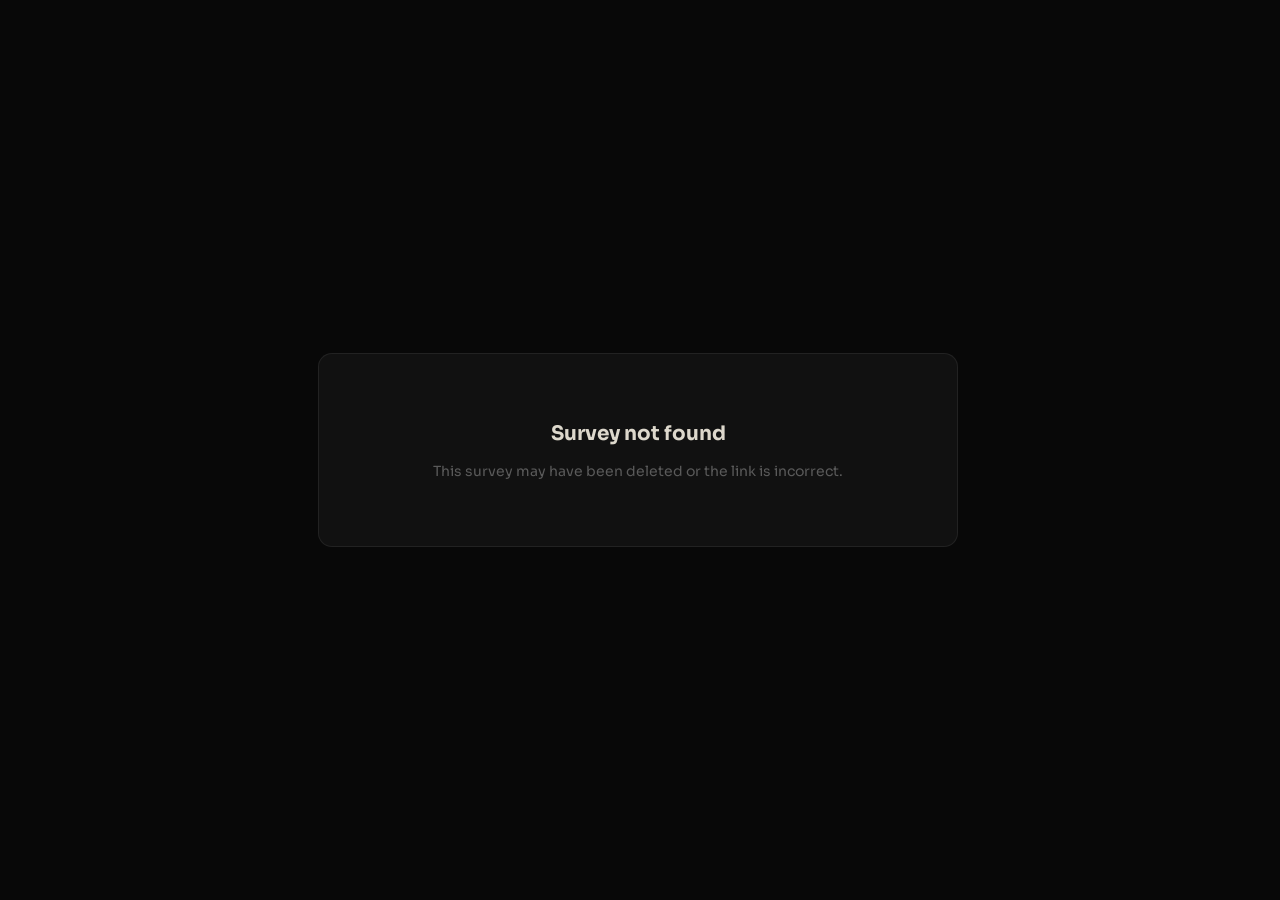
<file: survey.html>
<!DOCTYPE html>
<!--
    ============================================================
    survey.html  —  SurveySphere Respondent Survey Form
    ============================================================
    Opened by respondents via the share link: survey.html?id=xxx
    Loads the survey from localStorage using the ?id= parameter
    and walks the respondent through it one question at a time.

    Includes:
      - surveyNotFound view  : shown when the ID is invalid
      - surveyForm view      : the active question-by-question form
          · survey-header    : brand logo + progress bar
          · survey-body      : rendered by survey.js per question
          · survey-nav       : Previous / Next / Submit buttons
      - surveyCompleted view : thank you screen after submission

    All logic is handled by survey.js.
    Styles come from css/style.css + inline overrides in <style>.
    ============================================================
-->
<html lang="en">
<head>
<meta charset="UTF-8">
<meta name="viewport" content="width=device-width, initial-scale=1.0">
<title>Survey — SurveySphere</title>
<link rel="stylesheet" href="css/style.css">
<style>
body { display: flex; align-items: center; justify-content: center; min-height: 100vh; padding: 24px; background: var(--bg); }

.survey-shell {
    width: 100%;
    max-width: 640px;
    background: var(--bg-card);
    border: 1px solid var(--border);
    border-radius: 14px;
    overflow: hidden;
}

.survey-header {
    padding: 28px 32px 20px;
    border-bottom: 1px solid var(--border);
}
.survey-brand {
    display: flex;
    align-items: center;
    gap: 7px;
    margin-bottom: 18px;
    text-decoration: none;
}
.survey-brand-icon {
    width: 22px;
    height: 22px;
    background: var(--gold);
    border-radius: 4px;
    display: flex;
    align-items: center;
    justify-content: center;
}
.survey-brand-icon svg { width: 12px; height: 12px; fill: #080808; }
.survey-brand-text { font-size: 12px; font-weight: 600; color: var(--text-muted); letter-spacing: 0.02em; }
.survey-brand-text span { color: var(--gold); }

.survey-progress { height: 2px; background: var(--border); border-radius: 1px; margin-bottom: 10px; }
.survey-progress-fill { height: 100%; background: var(--gold); border-radius: 1px; transition: width 0.4s ease; }
.survey-progress-label { font-size: 11px; color: var(--text-muted); font-family: var(--mono); }

.survey-body { padding: 28px 32px; min-height: 260px; }

.question-number { font-size: 10px; font-weight: 600; letter-spacing: 0.12em; text-transform: uppercase; color: var(--gold); margin-bottom: 10px; }
.question-text { font-size: 18px; font-weight: 600; color: var(--text); margin-bottom: 22px; letter-spacing: -0.01em; line-height: 1.4; }
.question-required { color: var(--red); margin-left: 3px; }

.option-list { display: flex; flex-direction: column; gap: 9px; }
.option-item {
    display: flex;
    align-items: center;
    gap: 12px;
    padding: 12px 16px;
    background: var(--bg-elevated);
    border: 1px solid var(--border);
    border-radius: var(--radius-sm);
    cursor: pointer;
    transition: var(--transition);
    user-select: none;
}
.option-item:hover { border-color: var(--border-hover); background: var(--bg-hover); }
.option-item.selected { border-color: var(--gold-border); background: var(--gold-dim); }
.option-item input { display: none; }
.option-dot {
    width: 16px;
    height: 16px;
    border-radius: 50%;
    border: 1.5px solid var(--border-hover);
    flex-shrink: 0;
    transition: var(--transition);
    display: flex;
    align-items: center;
    justify-content: center;
}
.option-item.selected .option-dot { border-color: var(--gold); background: var(--gold); }
.option-item.selected .option-dot::after { content: ''; width: 5px; height: 5px; background: #080808; border-radius: 50%; }
.option-check {
    width: 16px;
    height: 16px;
    border-radius: 3px;
    border: 1.5px solid var(--border-hover);
    flex-shrink: 0;
    transition: var(--transition);
    display: flex;
    align-items: center;
    justify-content: center;
}
.option-item.selected .option-check { border-color: var(--gold); background: var(--gold); }
.option-item.selected .option-check::after { content: '✓'; color: #080808; font-size: 10px; font-weight: 700; }
.option-label { font-size: 14px; color: var(--text); }

.form-textarea { min-height: 100px; }
.survey-select { width: 100%; }

.rating-row { display: flex; gap: 9px; flex-wrap: wrap; }
.rating-btn {
    width: 48px;
    height: 48px;
    border-radius: 8px;
    background: var(--bg-elevated);
    border: 1px solid var(--border);
    color: var(--text-muted);
    font-size: 15px;
    font-weight: 600;
    font-family: var(--mono);
    cursor: pointer;
    transition: var(--transition);
    display: flex;
    align-items: center;
    justify-content: center;
}
.rating-btn:hover { border-color: var(--gold-border); color: var(--gold); }
.rating-btn.selected { background: var(--gold-dim); border-color: var(--gold); color: var(--gold); }
.rating-scale-labels { display: flex; justify-content: space-between; font-size: 11px; color: var(--text-muted); margin-top: 6px; }

.question-error {
    margin-top: 12px;
    padding: 10px 14px;
    background: var(--red-dim);
    border: 1px solid rgba(248,113,113,0.2);
    border-radius: 6px;
    color: var(--red);
    font-size: 12px;
    display: flex;
    align-items: center;
    gap: 8px;
}
.question-error svg { flex-shrink: 0; }

.survey-nav {
    display: flex;
    align-items: center;
    justify-content: space-between;
    padding: 16px 32px 24px;
}

.completion-screen {
    padding: 48px 32px;
    text-align: center;
}
.completion-icon {
    width: 56px;
    height: 56px;
    background: var(--gold-dim);
    border: 1px solid var(--gold-border);
    border-radius: 50%;
    display: flex;
    align-items: center;
    justify-content: center;
    margin: 0 auto 20px;
}
.completion-icon svg { width: 26px; height: 26px; color: var(--gold); }
.completion-screen h2 { font-size: 22px; font-weight: 600; margin-bottom: 10px; }
.completion-screen p { font-size: 14px; color: var(--text-muted); }

.not-found { padding: 64px 32px; text-align: center; color: var(--text-muted); }
.not-found h2 { font-size: 20px; color: var(--text); margin-bottom: 10px; }

.eligibility-card { padding: 0 0 20px; }
.eligibility-card h3 { font-size: 18px; font-weight: 600; margin-bottom: 8px; }
.eligibility-card p { font-size: 13px; color: var(--text-muted); margin-bottom: 24px; }
</style>
</head>
<body>

<div class="survey-shell">
    <!-- Not found -->
    <div id="surveyNotFound" style="display:none">
        <div class="not-found">
            <h2>Survey not found</h2>
            <p>This survey may have been deleted or the link is incorrect.</p>
        </div>
    </div>

    <!-- Survey form -->
    <div id="surveyForm" style="display:none">
        <div class="survey-header">
            <div class="survey-brand">
                <svg viewBox="0 0 36 36" fill="none" style="width:20px;height:20px;flex-shrink:0">
                    <circle cx="18" cy="18" r="16.5" stroke="rgba(201,168,76,0.28)" stroke-width="1"/>
                    <circle cx="18" cy="18" r="10" stroke="rgba(201,168,76,0.5)" stroke-width="1"/>
                    <circle cx="18" cy="18" r="3.5" fill="#c9a84c"/>
                    <line x1="18" y1="1.5" x2="18" y2="8" stroke="#c9a84c" stroke-width="1.5" stroke-linecap="round"/>
                    <line x1="18" y1="28" x2="18" y2="34.5" stroke="#c9a84c" stroke-width="1.5" stroke-linecap="round"/>
                    <line x1="1.5" y1="18" x2="8" y2="18" stroke="#c9a84c" stroke-width="1.5" stroke-linecap="round"/>
                    <line x1="28" y1="18" x2="34.5" y2="18" stroke="#c9a84c" stroke-width="1.5" stroke-linecap="round"/>
                    <line x1="5.2" y1="5.2" x2="9.8" y2="9.8" stroke="rgba(201,168,76,0.38)" stroke-width="1" stroke-linecap="round"/>
                    <line x1="26.2" y1="26.2" x2="30.8" y2="30.8" stroke="rgba(201,168,76,0.38)" stroke-width="1" stroke-linecap="round"/>
                    <line x1="30.8" y1="5.2" x2="26.2" y2="9.8" stroke="rgba(201,168,76,0.38)" stroke-width="1" stroke-linecap="round"/>
                    <line x1="9.8" y1="26.2" x2="5.2" y2="30.8" stroke="rgba(201,168,76,0.38)" stroke-width="1" stroke-linecap="round"/>
                </svg>
                <span class="survey-brand-text">Survey<span>Sphere</span></span>
            </div>
            <div class="survey-progress">
                <div class="survey-progress-fill" id="progressFill" style="width:0%"></div>
            </div>
            <div class="survey-progress-label" id="progressLabel">1 / 1</div>
        </div>

        <div class="survey-body" id="questionContainer"></div>

        <div class="survey-nav">
            <button class="btn btn-secondary" id="prevBtn" style="display:none">
                <svg viewBox="0 0 24 24" fill="none" stroke="currentColor" stroke-width="2" width="14" height="14"><polyline points="15 18 9 12 15 6"/></svg>
                Previous
            </button>
            <span></span>
            <button class="btn btn-primary" id="nextBtn" style="display:none">
                Next
                <svg viewBox="0 0 24 24" fill="none" stroke="currentColor" stroke-width="2" width="14" height="14"><polyline points="9 18 15 12 9 6"/></svg>
            </button>
            <button class="btn btn-primary" id="submitBtn" style="display:none">Submit Survey</button>
        </div>
    </div>

    <!-- Completion -->
    <div id="surveyCompleted" style="display:none">
        <div class="completion-screen">
            <div class="completion-icon">
                <svg viewBox="0 0 24 24" fill="none" stroke="currentColor" stroke-width="2"><polyline points="20 6 9 17 4 12"/></svg>
            </div>
            <h2>Thank you!</h2>
            <p>Your response has been recorded.</p>
            <div id="completionTime" style="margin-top:8px"></div>
        </div>
    </div>
</div>

<script src="js/storage.js"></script>
<script src="js/survey.js"></script>
</body>
</html>
</file>
<file: css/style.css>
/*
 * ============================================================
 *  style.css  —  SurveySphere Global Styles
 * ============================================================
 *  Single stylesheet used by both index.html and survey.html.
 *
 *  Sections (in order):
 *    - CSS Custom Properties (design tokens / variables)
 *    - Base reset + typography
 *    - Scrollbar styling
 *    - App layout (topnav + sections)
 *    - Dashboard (grid, cards, tabs, empty state)
 *    - Builder (sidebar, question cards, options, toggle)
 *    - Analytics (sidebar, charts, donut, AI insights)
 *    - Buttons
 *    - Forms (inputs, selects, labels)
 *    - Modals (overlay, header, footer)
 *    - Loading overlay + spinner
 *    - Toast notifications
 * ============================================================
 */

@import url('https://fonts.googleapis.com/css2?family=Sora:wght@200;300;400;500;600;700&family=DM+Mono:wght@400;500&display=swap');

*, *::before, *::after { box-sizing: border-box; margin: 0; padding: 0; }

:root {
    --bg: #080808;
    --bg-card: #111111;
    --bg-elevated: #181818;
    --bg-hover: #1e1e1e;
    --gold: #c9a84c;
    --gold-bright: #e0be6e;
    --gold-dim: rgba(201,168,76,0.12);
    --gold-border: rgba(201,168,76,0.3);
    --text: #ddd8cc;
    --text-muted: #5a5a5a;
    --text-dim: #888;
    --border: rgba(255,255,255,0.07);
    --border-hover: rgba(255,255,255,0.13);
    --red: #f87171;
    --red-dim: rgba(248,113,113,0.1);
    --green: #4ade80;
    --font: 'Sora', sans-serif;
    --mono: 'DM Mono', monospace;
    --radius: 10px;
    --radius-sm: 6px;
    --sidebar-w: 270px;
    --nav-h: 56px;
    --transition: 0.18s ease;
}

html, body {
    height: 100%;
    background: var(--bg);
    color: var(--text);
    font-family: var(--font);
    font-size: 14px;
    scrollbar-gutter: stable;
    line-height: 1.6;
    -webkit-font-smoothing: antialiased;
}

/* ─── SCROLLBAR ──────────────────────────────────────────── */
::-webkit-scrollbar { width: 4px; height: 4px; }
::-webkit-scrollbar-track { background: transparent; }
::-webkit-scrollbar-thumb { background: rgba(255,255,255,0.1); border-radius: 4px; }

/* ─── APP LAYOUT ─────────────────────────────────────────── */
#app { display: flex; flex-direction: column; height: 100vh; overflow: hidden; }

/* ─── TOPNAV ─────────────────────────────────────────────── */
.topnav {
    display: flex;
    align-items: center;
    justify-content: space-between;
    height: var(--nav-h);
    padding: 0 20px;
    background: var(--bg);
    border-bottom: 1px solid var(--border);
    flex-shrink: 0;
    z-index: 100;
}

.nav-brand {
    display: flex;
    align-items: center;
    gap: 9px;
    text-decoration: none;
    flex-shrink: 0;
    width: 180px;
}
/* search bar */
.search-wrap { position: relative; }
.search-input {
    background: var(--bg-elevated);
    border: 1px solid var(--border);
    border-radius: var(--radius-sm);
    padding: 7px 12px 7px 30px;
    color: var(--text);
    font-family: var(--font);
    font-size: 12px;
    outline: none;
    transition: var(--transition);
    width: 200px;
}
.search-input:focus { border-color: var(--gold-border); }
.search-input::placeholder { color: var(--text-muted); }
.nav-brand-text {
    font-size: 15px;
    font-weight: 600;
    letter-spacing: -0.02em;
    color: var(--text);
}
.nav-brand-text span { color: var(--gold); }

.nav-tabs {
    display: flex;
    align-items: center;
    gap: 2px;
}
.nav-tab {
    padding: 6px 18px;
    font-size: 13px;
    font-weight: 500;
    color: var(--text-dim);
    background: none;
    border: 1px solid transparent;
    border-radius: 6px;
    cursor: pointer;
    transition: var(--transition);
    font-family: var(--font);
    letter-spacing: 0.01em;
}
.nav-tab:hover { color: var(--text); background: var(--bg-elevated); }
.nav-tab.active {
    color: var(--gold);
    border-color: var(--gold-border);
    background: var(--gold-dim);
}

.nav-actions { display: flex; align-items: center; gap: 8px; width: 180px; justify-content: flex-end; }

/* ─── SECTIONS ───────────────────────────────────────────── */
.section { display: none; flex: 1; overflow: hidden; }
.section.active { display: flex; flex-direction: column; }

/* ─── DASHBOARD ──────────────────────────────────────────── */
.dashboard-body {
    flex: 1;
    overflow-y: auto;
    padding: 36px 40px;
    scrollbar-gutter: stable;
}
.dashboard-title-row {
    display: flex;
    align-items: flex-end;
    justify-content: space-between;
    margin-bottom: 20px;
    padding-bottom: 20px;
    border-bottom: 1px solid var(--border);
}
.dashboard-title-row h1 {
    font-size: 22px;
    font-weight: 600;
    letter-spacing: -0.03em;
    color: var(--text);
}
.dashboard-title-row p {
    font-size: 12px;
    color: var(--text-muted);
    margin-top: 3px;
}
.dashboard-header {
    display: flex;
    align-items: center;
    margin-bottom: 20px;
}
.dashboard-tabs {
    display: flex;
    gap: 2px;
    background: var(--bg-elevated);
    border: 1px solid var(--border);
    border-radius: 8px;
    padding: 3px;
    flex-shrink: 0;
}
.dash-tab {
    background: transparent;
    border: none;
    color: var(--text-muted);
    font-family: var(--font);
    font-size: 13px;
    font-weight: 500;
    padding: 7px 20px;
    border-radius: 5px;
    cursor: pointer;
    transition: background 0.15s, color 0.15s;
    border: 1px solid transparent;
}
.dash-tab:hover { color: var(--text); }
.dash-tab.active {
    background: var(--bg-card);
    color: var(--gold);
    border-color: var(--gold-border);
}
.dashboard-actions {
    display: flex;
    align-items: center;
    gap: 10px;
}

.surveys-grid {
    display: grid;
    grid-template-columns: repeat(auto-fill, minmax(300px, 1fr));
    gap: 14px;
}

.survey-card {
    background: var(--bg-card);
    border: 1px solid var(--border);
    border-radius: var(--radius);
    padding: 20px;
    transition: var(--transition);
    position: relative;
    display: flex;
    flex-direction: column;
}
.survey-card:hover { border-color: var(--border-hover); }
.survey-card-template::before {
    content: 'TEMPLATE';
    position: absolute;
    top: 12px;
    right: 12px;
    font-size: 9px;
    font-weight: 600;
    letter-spacing: 0.1em;
    color: var(--gold);
    background: var(--gold-dim);
    border: 1px solid var(--gold-border);
    padding: 2px 7px;
    border-radius: 3px;
}
.survey-card-ai::before {
    content: 'AI';
    position: absolute;
    top: 12px;
    right: 12px;
    font-size: 9px;
    font-weight: 600;
    letter-spacing: 0.1em;
    color: #a78bfa;
    background: rgba(167,139,250,0.1);
    border: 1px solid rgba(167,139,250,0.2);
    padding: 2px 7px;
    border-radius: 3px;
}
.survey-card h3 {
    font-size: 15px;
    font-weight: 600;
    letter-spacing: -0.01em;
    color: var(--text);
    margin-bottom: 5px;
    padding-right: 60px;
}
.survey-card-meta {
    font-size: 12px;
    color: var(--text-muted);
    margin-bottom: 16px;
}
.survey-card-stats {
    display: flex;
    gap: 20px;
    margin-bottom: 16px;
    padding-bottom: 16px;
    border-bottom: 1px solid var(--border);
}
.card-stat-val { font-size: 20px; font-weight: 600; color: var(--text); }
.card-stat-label { font-size: 11px; color: var(--text-muted); margin-top: 1px; }
.survey-card-actions {
    display: flex;
    gap: 7px;
    flex-wrap: wrap;
    align-items: center;
    margin-top: auto;
}
.survey-card-actions .btn-danger {
    margin-left: auto;
}

.empty-state {
    grid-column: 1 / -1;
    text-align: center;
    padding: 80px 20px;
    color: var(--text-muted);
}
.empty-state svg {
    width: 48px;
    height: 48px;
    margin: 0 auto 16px;
    opacity: 0.3;
    display: block;
}
.empty-state h3 { font-size: 16px; color: var(--text-dim); margin-bottom: 8px; }
.empty-state p { font-size: 13px; max-width: 320px; margin: 0 auto 20px; }

/* ─── BUILDER ────────────────────────────────────────────── */
.builder-layout {
    display: flex;
    flex: 1;
    overflow: hidden;
}

.builder-sidebar {
    width: var(--sidebar-w);
    background: var(--bg-card);
    border-right: 1px solid var(--border);
    display: flex;
    flex-direction: column;
    overflow-y: auto;
    flex-shrink: 0;
}
.sidebar-section { padding: 20px 16px; border-bottom: 1px solid var(--border); }
.sidebar-label {
    font-size: 10px;
    font-weight: 600;
    letter-spacing: 0.12em;
    color: var(--text-muted);
    text-transform: uppercase;
    margin-bottom: 14px;
}

.qtype-grid {
    display: grid;
    grid-template-columns: 1fr 1fr;
    gap: 7px;
}
.qtype-tile {
    background: var(--bg-elevated);
    border: 1px solid var(--border);
    border-radius: var(--radius-sm);
    padding: 12px 8px;
    display: flex;
    flex-direction: column;
    align-items: center;
    gap: 7px;
    cursor: pointer;
    transition: var(--transition);
    user-select: none;
}
.qtype-tile:hover {
    border-color: var(--gold-border);
    background: var(--gold-dim);
}
.qtype-tile:hover .qtype-icon { color: var(--gold); }
.qtype-tile:hover .qtype-label { color: var(--text); }
.qtype-icon {
    width: 22px;
    height: 22px;
    color: var(--text-dim);
    display: flex;
    align-items: center;
    justify-content: center;
    transition: var(--transition);
}
.qtype-icon svg { width: 18px; height: 18px; }
.qtype-label {
    font-size: 11px;
    font-weight: 500;
    color: var(--text-muted);
    text-align: center;
    transition: var(--transition);
}

/* Demographics in sidebar */
.demo-field { margin-bottom: 14px; }
.demo-field-label {
    font-size: 10px;
    font-weight: 600;
    letter-spacing: 0.1em;
    text-transform: uppercase;
    color: var(--text-muted);
    margin-bottom: 7px;
}
.demo-range { display: flex; align-items: center; gap: 8px; }
.demo-range span { font-size: 12px; color: var(--text-muted); }

/* Builder main */
.builder-main {
    flex: 1;
    overflow-y: auto;
    display: flex;
    flex-direction: column;
}
.builder-canvas {
    flex: 1;
    padding: 36px 48px;
    max-width: 860px;
    width: 100%;
    margin: 0 auto;
}
.survey-title-input {
    font-size: 32px;
    font-weight: 700;
    letter-spacing: -0.03em;
    color: var(--text);
    background: none;
    border: none;
    outline: none;
    width: 100%;
    font-family: var(--font);
    margin-bottom: 8px;
    padding: 4px 0;
    border-bottom: 2px solid transparent;
    transition: var(--transition);
}
.survey-title-input:focus { border-bottom-color: var(--gold-border); }
.survey-title-input::placeholder { color: var(--text-muted); }
.survey-desc-input {
    font-size: 14px;
    color: var(--text-muted);
    background: none;
    border: none;
    outline: none;
    width: 100%;
    font-family: var(--font);
    padding: 4px 0;
    resize: none;
    border-bottom: 2px solid transparent;
    transition: var(--transition);
    line-height: 1.5;
}
.survey-desc-input:focus { border-bottom-color: var(--border-hover); color: var(--text-dim); }
.survey-desc-input::placeholder { color: var(--text-muted); }

.builder-divider {
    height: 1px;
    background: var(--border);
    margin: 24px 0;
}

.questions-canvas { display: flex; flex-direction: column; gap: 12px; }

.drop-hint {
    border: 1.5px dashed rgba(255,255,255,0.1);
    border-radius: var(--radius);
    padding: 64px 32px;
    text-align: center;
    color: var(--text-muted);
    font-size: 13px;
}
.drop-hint svg { width: 20px; height: 20px; margin: 0 auto 10px; display: block; opacity: 0.3; }

/* Question card in builder */
.q-card {
    background: var(--bg-card);
    border: 1px solid var(--border);
    border-radius: var(--radius);
    overflow: hidden;
    transition: border-color var(--transition);
}
.q-card:hover { border-color: var(--border-hover); }
.q-card-head {
    display: flex;
    align-items: center;
    gap: 12px;
    padding: 14px 16px 12px;
    border-bottom: 1px solid var(--border);
}
.q-num {
    width: 24px;
    height: 24px;
    border-radius: 5px;
    background: var(--gold-dim);
    border: 1px solid var(--gold-border);
    display: flex;
    align-items: center;
    justify-content: center;
    font-size: 11px;
    font-weight: 600;
    color: var(--gold);
    flex-shrink: 0;
    font-family: var(--mono);
}
.q-type-label {
    font-size: 10px;
    font-weight: 600;
    letter-spacing: 0.1em;
    text-transform: uppercase;
    color: var(--gold);
}
.q-card-controls {
    display: flex;
    align-items: center;
    gap: 4px;
    margin-left: auto;
}
.q-ctrl-btn {
    width: 28px;
    height: 28px;
    background: var(--bg-elevated);
    border: 1px solid var(--border);
    border-radius: 5px;
    display: flex;
    align-items: center;
    justify-content: center;
    cursor: pointer;
    transition: var(--transition);
    color: var(--text-dim);
}
.q-ctrl-btn:hover { border-color: var(--border-hover); color: var(--text); }
.q-ctrl-btn.delete:hover { border-color: rgba(248,113,113,0.4); color: var(--red); background: var(--red-dim); }
.q-ctrl-btn svg { width: 13px; height: 13px; }

.q-card-body { padding: 14px 16px; }
.q-text-input {
    width: 100%;
    font-size: 15px;
    font-weight: 500;
    color: var(--text);
    background: none;
    border: none;
    outline: none;
    font-family: var(--font);
    padding: 4px 0;
    border-bottom: 1.5px solid transparent;
    transition: var(--transition);
    margin-bottom: 14px;
}
.q-text-input:focus { border-bottom-color: var(--gold-border); }
.q-text-input::placeholder { color: var(--text-muted); font-weight: 400; }

/* Options in builder */
.q-options { display: flex; flex-direction: column; gap: 7px; margin-bottom: 12px; }
.q-option-row {
    display: flex;
    align-items: center;
    gap: 8px;
}
.q-option-input {
    flex: 1;
    background: var(--bg-elevated);
    border: 1px solid var(--border);
    border-radius: var(--radius-sm);
    padding: 8px 12px;
    color: var(--text);
    font-family: var(--font);
    font-size: 13px;
    outline: none;
    transition: var(--transition);
}
.q-option-input:focus { border-color: var(--gold-border); }
.q-option-del {
    width: 26px;
    height: 26px;
    background: none;
    border: 1px solid var(--border);
    border-radius: 5px;
    display: flex;
    align-items: center;
    justify-content: center;
    cursor: pointer;
    color: var(--text-muted);
    transition: var(--transition);
    flex-shrink: 0;
}
.q-option-del:hover { border-color: rgba(248,113,113,0.4); color: var(--red); }
.q-option-del svg { width: 11px; height: 11px; }
.q-add-option {
    display: inline-flex;
    align-items: center;
    gap: 5px;
    background: none;
    border: none;
    color: var(--text-muted);
    font-size: 12px;
    font-family: var(--font);
    cursor: pointer;
    padding: 4px 0;
    transition: var(--transition);
}
.q-add-option:hover { color: var(--gold); }

.q-preview-input {
    width: 100%;
    background: var(--bg-elevated);
    border: 1px solid var(--border);
    border-radius: var(--radius-sm);
    padding: 9px 12px;
    color: var(--text-muted);
    font-family: var(--font);
    font-size: 13px;
    outline: none;
    resize: none;
    pointer-events: none;
    margin-bottom: 12px;
}

/* Required toggle */
.q-card-foot {
    padding: 10px 16px 14px;
    display: flex;
    align-items: center;
    gap: 10px;
}
.toggle-wrap {
    display: flex;
    align-items: center;
    gap: 8px;
    cursor: pointer;
    user-select: none;
}
.toggle {
    width: 34px;
    height: 18px;
    background: var(--bg-elevated);
    border: 1px solid var(--border);
    border-radius: 9px;
    position: relative;
    transition: var(--transition);
}
.toggle::after {
    content: '';
    position: absolute;
    left: 2px;
    top: 2px;
    width: 12px;
    height: 12px;
    border-radius: 50%;
    background: var(--text-muted);
    transition: var(--transition);
}
.toggle.on { background: var(--gold-dim); border-color: var(--gold-border); }
.toggle.on::after { left: 18px; background: var(--gold); }
.toggle-label { font-size: 12px; color: var(--text-muted); }

/* Rating preview in builder */
.rating-preview {
    display: flex;
    gap: 7px;
    margin-bottom: 12px;
}
.rating-pip {
    width: 36px;
    height: 36px;
    border-radius: var(--radius-sm);
    background: var(--bg-elevated);
    border: 1px solid var(--border);
    display: flex;
    align-items: center;
    justify-content: center;
    font-size: 13px;
    font-weight: 500;
    color: var(--text-muted);
    font-family: var(--mono);
}

/* Builder footer */
.builder-footer {
    padding: 16px 48px;
    border-top: 1px solid var(--border);
    background: var(--bg);
    display: flex;
    justify-content: flex-end;
    gap: 10px;
    flex-shrink: 0;
}

/* ─── ANALYTICS ──────────────────────────────────────────── */
.analytics-layout {
    display: flex;
    flex: 1;
    overflow: hidden;
}

.analytics-sidebar {
    width: 260px;
    background: var(--bg-card);
    border-right: 1px solid var(--border);
    display: flex;
    flex-direction: column;
    overflow-y: auto;
    flex-shrink: 0;
    padding: 20px 12px;
    gap: 4px;
}
.analytics-sidebar-label {
    font-size: 10px;
    font-weight: 600;
    letter-spacing: 0.12em;
    text-transform: uppercase;
    color: var(--text-muted);
    padding: 0 8px 12px;
}
.analytics-survey-item {
    padding: 12px 12px;
    border-radius: var(--radius-sm);
    border: 1px solid transparent;
    cursor: pointer;
    transition: var(--transition);
}
.analytics-survey-item:hover { background: var(--bg-elevated); border-color: var(--border); }
.analytics-survey-item.active {
    background: var(--gold-dim);
    border-color: var(--gold-border);
}
.analytics-survey-item h4 { font-size: 13px; font-weight: 500; color: var(--text); margin-bottom: 3px; }
.analytics-survey-item p { font-size: 11px; color: var(--text-muted); }
.analytics-survey-item.active h4 { color: var(--gold-bright); }

.analytics-main {
    flex: 1;
    overflow-y: auto;
    padding: 36px 40px;
}

.analytics-header {
    display: flex;
    align-items: flex-end;
    justify-content: space-between;
    margin-bottom: 28px;
}
.analytics-header h2 {
    font-size: 22px;
    font-weight: 600;
    letter-spacing: -0.02em;
}
.analytics-header p { font-size: 12px; color: var(--text-muted); margin-top: 4px; }
.export-actions { display: flex; gap: 8px; }

.stats-row {
    display: grid;
    grid-template-columns: repeat(3, 1fr);
    gap: 12px;
    margin-bottom: 28px;
}
.stat-card {
    background: var(--bg-card);
    border: 1px solid var(--border);
    border-radius: var(--radius);
    padding: 18px 20px;
}
.stat-card-val {
    font-size: 28px;
    font-weight: 700;
    letter-spacing: -0.03em;
    color: var(--text);
    font-family: var(--mono);
}
.stat-card-label { font-size: 11px; color: var(--text-muted); margin-top: 4px; text-transform: uppercase; letter-spacing: 0.08em; }

.charts-grid {
    display: grid;
    grid-template-columns: 1fr 1fr;
    gap: 14px;
}
.chart-card {
    background: var(--bg-card);
    border: 1px solid var(--border);
    border-radius: var(--radius);
    padding: 20px;
}
.chart-card-full { grid-column: 1 / -1; }
.chart-card h4 {
    font-size: 14px;
    font-weight: 600;
    color: var(--text);
    margin-bottom: 4px;
    white-space: nowrap;
    overflow: hidden;
    text-overflow: ellipsis;
}
.chart-card-meta { font-size: 11px; color: var(--text-muted); margin-bottom: 14px; }
.chart-wrap { position: relative; height: 220px; }
.chart-wrap-sm { position: relative; height: 160px; }

/* Doughnut layout */
.donut-wrap { display: flex; flex-direction: column; align-items: center; gap: 14px; }
.donut-canvas-wrap { width: 160px; height: 160px; flex-shrink: 0; }
.donut-legend { display: flex; flex-direction: column; gap: 7px; width: 100%; }
.donut-legend-item { display: flex; align-items: center; gap: 8px; }
.donut-legend-dot { width: 8px; height: 8px; border-radius: 50%; flex-shrink: 0; }
.donut-legend-label { font-size: 12px; color: var(--text-dim); flex: 1; overflow: hidden; text-overflow: ellipsis; white-space: nowrap; }
.donut-legend-pct { font-family: var(--mono); font-size: 11px; color: var(--gold); flex-shrink: 0; }

.text-responses { display: flex; flex-direction: column; gap: 8px; }
.text-response-item {
    background: var(--bg-elevated);
    border-radius: var(--radius-sm);
    padding: 10px 14px;
    font-size: 13px;
    color: var(--text-dim);
    border-left: 2px solid var(--gold-border);
}

.rating-summary {
    display: flex;
    align-items: center;
    gap: 20px;
    margin-bottom: 14px;
}
.rating-avg {
    font-size: 40px;
    font-weight: 700;
    letter-spacing: -0.04em;
    color: var(--gold);
    font-family: var(--mono);
    line-height: 1;
}
.rating-avg-label { font-size: 11px; color: var(--text-muted); }

.no-data {
    display: flex;
    align-items: center;
    justify-content: center;
    color: var(--text-muted);
    font-size: 13px;
    padding: 48px 0;
    text-align: center;
}
.analytics-empty {
    display: flex;
    align-items: center;
    justify-content: center;
    flex: 1;
    flex-direction: column;
    gap: 12px;
    color: var(--text-muted);
    padding: 60px;
    text-align: center;
}
.analytics-empty svg { width: 40px; height: 40px; opacity: 0.2; margin-bottom: 8px; }

/* ─── AI INSIGHTS ────────────────────────────────────────── */
.ai-insights {
    margin-top: 24px;
    background: var(--bg-card);
    border: 1px solid var(--gold-border);
    border-radius: var(--radius);
    padding: 20px;
}
.ai-insights-header {
    display: flex;
    align-items: center;
    gap: 8px;
    margin-bottom: 14px;
}
.ai-insights-header h4 { font-size: 13px; font-weight: 600; color: var(--gold); }
.ai-insight-tag {
    font-size: 9px;
    font-weight: 600;
    letter-spacing: 0.1em;
    background: var(--gold-dim);
    color: var(--gold);
    border: 1px solid var(--gold-border);
    padding: 2px 6px;
    border-radius: 3px;
}
.ai-insights-summary { font-size: 13px; color: var(--text-dim); line-height: 1.7; margin-bottom: 16px; }
.ai-highlights { display: flex; flex-direction: column; gap: 7px; }
.ai-highlight {
    display: flex;
    gap: 10px;
    align-items: flex-start;
    font-size: 12px;
    color: var(--text-dim);
}
.ai-highlight::before {
    content: '→';
    color: var(--gold);
    flex-shrink: 0;
}

/* ─── BUTTONS ────────────────────────────────────────────── */
.btn {
    display: inline-flex;
    align-items: center;
    justify-content: center;
    gap: 7px;
    font-family: var(--font);
    font-size: 13px;
    font-weight: 500;
    border-radius: var(--radius-sm);
    cursor: pointer;
    transition: var(--transition);
    border: 1px solid transparent;
    white-space: nowrap;
    padding: 8px 16px;
}
.btn svg { width: 14px; height: 14px; }
.btn-primary {
    background: var(--gold);
    color: #080808;
    border-color: var(--gold);
}
.btn-primary:hover { background: var(--gold-bright); border-color: var(--gold-bright); }
.btn-secondary {
    background: var(--bg-elevated);
    color: var(--text);
    border-color: var(--border);
}
.btn-secondary:hover { border-color: var(--border-hover); background: var(--bg-hover); }
.btn-ghost {
    background: none;
    color: var(--text-muted);
    border-color: transparent;
}
.btn-ghost:hover { color: var(--text); background: var(--bg-elevated); }
.btn-danger {
    background: var(--red-dim);
    color: var(--red);
    border-color: rgba(248,113,113,0.2);
}
.btn-danger:hover { background: rgba(248,113,113,0.15); }
.btn-sm { padding: 5px 11px; font-size: 12px; }
.btn-ai {
    background: linear-gradient(135deg, #1e1626 0%, #16161e 100%);
    color: #a78bfa;
    border-color: rgba(167,139,250,0.25);
}
.btn-ai:hover { border-color: rgba(167,139,250,0.45); color: #c4b5fd; }

/* ─── FORMS ──────────────────────────────────────────────── */
.form-group { margin-bottom: 16px; }
.form-label {
    display: block;
    font-size: 11px;
    font-weight: 600;
    letter-spacing: 0.06em;
    text-transform: uppercase;
    color: var(--text-muted);
    margin-bottom: 7px;
}
.form-input, .form-select, .form-textarea {
    width: 100%;
    background: var(--bg-elevated);
    border: 1px solid var(--border);
    border-radius: var(--radius-sm);
    padding: 9px 12px;
    color: var(--text);
    font-family: var(--font);
    font-size: 13px;
    outline: none;
    transition: var(--transition);
}
.form-input:focus, .form-select:focus, .form-textarea:focus {
    border-color: var(--gold-border);
}
.form-textarea { resize: vertical; min-height: 80px; }
.form-select {
    appearance: none;
    background-image: url("data:image/svg+xml,%3Csvg xmlns='http://www.w3.org/2000/svg' width='12' height='12' viewBox='0 0 24 24' fill='none' stroke='%23666' stroke-width='2'%3E%3Cpolyline points='6 9 12 15 18 9'%3E%3C/polyline%3E%3C/svg%3E");
    background-repeat: no-repeat;
    background-position: right 10px center;
    padding-right: 30px;
}
.form-help { font-size: 11px; color: var(--text-muted); margin-top: 5px; }
.form-row { display: grid; grid-template-columns: 1fr 1fr; gap: 12px; }

/* ─── MODAL ──────────────────────────────────────────────── */
.modal-overlay {
    position: fixed;
    inset: 0;
    background: rgba(0,0,0,0.75);
    z-index: 200;
    display: flex;
    align-items: center;
    justify-content: center;
    opacity: 0;
    pointer-events: none;
    transition: opacity 0.2s ease;
    backdrop-filter: blur(4px);
}
.modal-overlay.active { opacity: 1; pointer-events: all; }
.modal {
    background: var(--bg-card);
    border: 1px solid var(--border);
    border-radius: 12px;
    width: 100%;
    max-width: 520px;
    max-height: 85vh;
    display: flex;
    flex-direction: column;
    transform: translateY(10px);
    transition: transform 0.2s ease;
}
.modal-overlay.active .modal { transform: translateY(0); }
.modal-head {
    display: flex;
    align-items: center;
    justify-content: space-between;
    padding: 20px 24px;
    border-bottom: 1px solid var(--border);
}
.modal-head h3 { font-size: 16px; font-weight: 600; }
.modal-close {
    width: 28px;
    height: 28px;
    background: var(--bg-elevated);
    border: 1px solid var(--border);
    border-radius: 5px;
    cursor: pointer;
    color: var(--text-muted);
    display: flex;
    align-items: center;
    justify-content: center;
    transition: var(--transition);
    font-size: 16px;
    line-height: 1;
}
.modal-close:hover { color: var(--text); }
.modal-body { padding: 24px; overflow-y: auto; flex: 1; }
.modal-foot { padding: 16px 24px; border-top: 1px solid var(--border); display: flex; gap: 8px; justify-content: flex-end; }

/* API Key status */
.api-status { font-size: 12px; padding: 8px 12px; border-radius: var(--radius-sm); margin-top: 10px; }
.api-status.success { color: var(--green); background: rgba(74,222,128,0.08); border: 1px solid rgba(74,222,128,0.15); }
.api-status.error { color: var(--red); background: var(--red-dim); border: 1px solid rgba(248,113,113,0.15); }

/* Share modal */
.share-input-row {
    display: flex;
    gap: 8px;
    align-items: center;
}
.share-input-row .form-input { flex: 1; font-family: var(--mono); font-size: 12px; }

/* Checkbox group in modal */
.checkbox-grid {
    display: grid;
    grid-template-columns: 1fr 1fr;
    gap: 8px;
}
.checkbox-item {
    display: flex;
    align-items: center;
    gap: 8px;
    padding: 8px 10px;
    background: var(--bg-elevated);
    border: 1px solid var(--border);
    border-radius: var(--radius-sm);
    cursor: pointer;
    transition: var(--transition);
    font-size: 12px;
    color: var(--text-muted);
}
.checkbox-item:hover { border-color: var(--border-hover); color: var(--text); }
.checkbox-item input { accent-color: var(--gold); }
.checkbox-item.checked { border-color: var(--gold-border); background: var(--gold-dim); color: var(--text); }

/* Loading overlay */
.loading-overlay {
    position: fixed;
    inset: 0;
    background: rgba(0,0,0,0.7);
    z-index: 300;
    display: flex;
    align-items: center;
    justify-content: center;
    flex-direction: column;
    gap: 16px;
    opacity: 0;
    pointer-events: none;
    transition: opacity 0.2s;
    backdrop-filter: blur(6px);
}
.loading-overlay.active { opacity: 1; pointer-events: all; }
.spinner {
    width: 36px;
    height: 36px;
    border: 2px solid var(--border);
    border-top-color: var(--gold);
    border-radius: 50%;
    animation: spin 0.7s linear infinite;
}
@keyframes spin { to { transform: rotate(360deg); } }
.loading-text { font-size: 13px; color: var(--text-muted); }

/* Toast */
.toast {
    position: fixed;
    bottom: 24px;
    left: 50%;
    transform: translateX(-50%) translateY(80px);
    background: var(--bg-elevated);
    border: 1px solid var(--border);
    border-radius: var(--radius-sm);
    padding: 10px 20px;
    font-size: 13px;
    color: var(--text);
    z-index: 400;
    transition: transform 0.25s ease;
    white-space: nowrap;
}
.toast.show { transform: translateX(-50%) translateY(0); }
.toast.success { border-color: rgba(74,222,128,0.25); color: var(--green); }
.toast.error { border-color: rgba(248,113,113,0.25); color: var(--red); }
</file>
